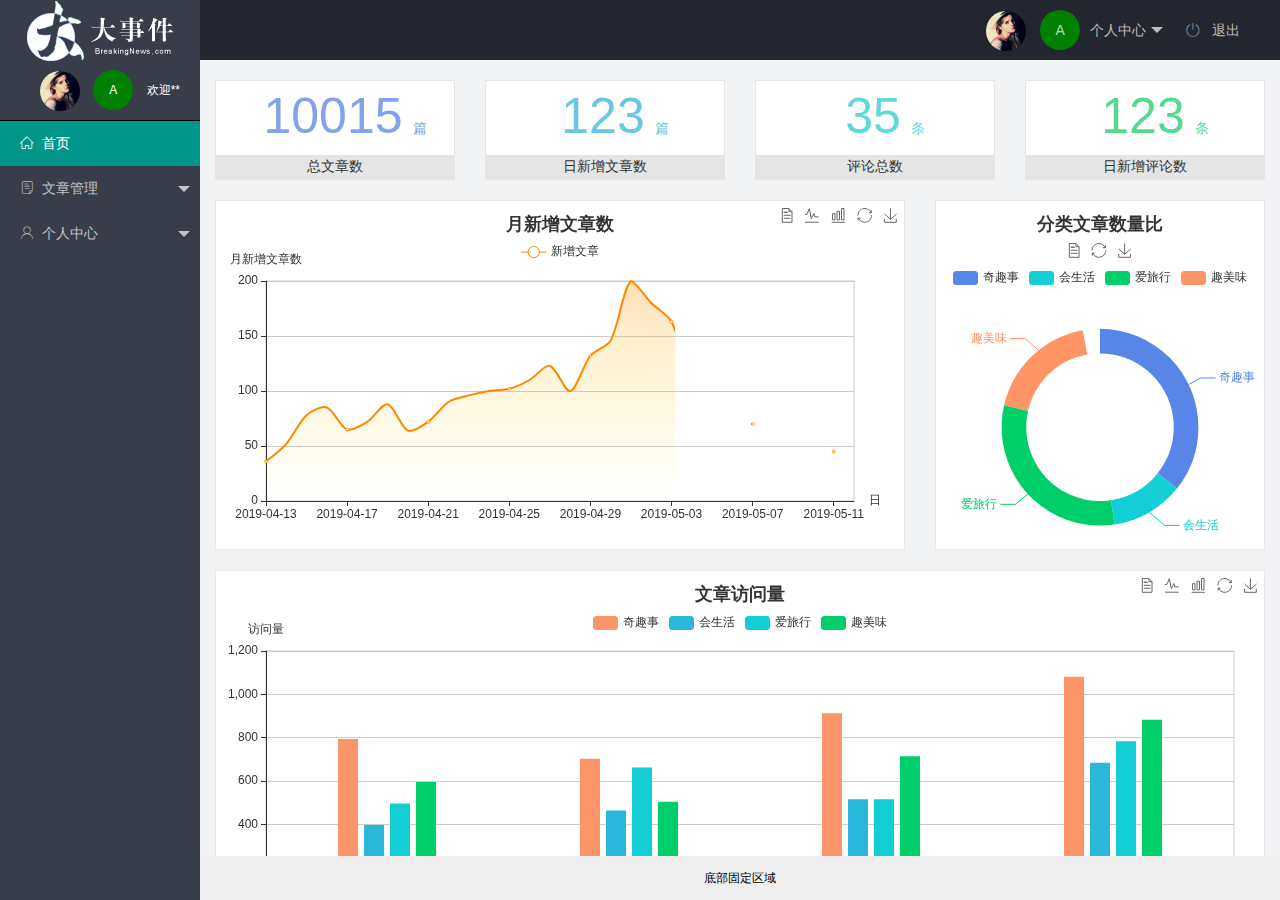
<file: index.html>
<!DOCTYPE html>
<html lang="en">

<head>
    <meta charset="UTF-8">
    <meta name="viewport" content="width=device-width, initial-scale=1.0">
    <meta http-equiv="X-UA-Compatible" content="ie=edge">
    <title>Document</title>
    <link rel="stylesheet" href="assets/fonts/iconfont.css">
    <link rel="stylesheet" href="assets/css/index.css">
    <link rel="stylesheet" href="assets/lib/layui/css/layui.css">
</head>
<body>
    <div class="layui-layout layui-layout-admin">
      <div class="layui-header">
        <div class="layui-logo layui-hide-xs layui-bg-black"><img src="assets/images/logo.png" alt=""></div>
        <!-- 头部区域（可配合layui 已有的水平导航） -->
       
        <ul class="layui-nav layui-layout-right">
          <li class="layui-nav-item layui-hide layui-show-md-inline-block">
            <a href="javascript:;">
             <img src="assets/images/sample.jpg" class="layui-nav-img">
                      <span class="text-avatal">A</span>个人中心
            </a>
            <dl class="layui-nav-child">
                <dd><a href="user/user-info.html" target="fm" style="font-size:15px"> 基本资料</a></dd>
                <dd><a href="user/user-avatar.html" target="fm" style="font-size:15px">更换头像 </a></dd>
                <dd><a href="user/user-pwd.html" target="fm" style="font-size:15px">重置密码</a></dd>
            </dl>
          </li>
          <li class="layui-nav-item" lay-header-event="menuRight" lay-unselect>
            <a href="javascript:;" id="out">
                    <span class="iconfont icon-tuichu
                    "></span>     退出
            </a>
          </li>
        </ul>
      </div>
      
      <div class="layui-side layui-bg-black">
        <div class="layui-side-scroll">
                <div class="head"> 
                        <img src="assets/images/sample.jpg" class="layui-nav-img">
                      <span class="text-avatal">A</span>
                      <span id="welcome">欢迎**</span>
                </div>
          <!-- 左侧导航区域（可配合layui已有的垂直导航） -->
          <ul class="layui-nav layui-nav-tree " lay-shrink="all">
            <li class="layui-nav-item layui-this"><a href="javascript:;" target="fm"><span class="iconfont icon-home
                "></span>首页</a></li>
            <li class="layui-nav-item ">
              <a class="" href="javascript:;"><span class="iconfont icon-16
                "></span>文章管理</a>
              <dl class="layui-nav-child">
                <dd><a href="article/art_cate.html" target="fm"><i class="layui-icon layui-icon-app"></i> 文章类别</a></dd>
                <dd><a href="article/art_list.html"  target="fm" id="list"><i class="layui-icon layui-icon-app"></i> 文章列表</a></dd>
                <dd><a href="article/art_eidt.html"  target="fm" id="edit"><i class="layui-icon layui-icon-app"></i> 发布文章</a></dd>
           
              </dl>
            </li>
            <li class="layui-nav-item">
              <a href="javascript:;"><span class="iconfont icon-user
                "></span>个人中心</a>
              <dl class="layui-nav-child">
                <dd><a href="user/user-info.html" target="fm"><i class="layui-icon layui-icon-app"></i> 基本资料</a></dd>
                <dd><a href="user/user-avatar.html" target="fm"><i class="layui-icon layui-icon-app"></i>更换头像 </a></dd>
                <dd><a href="user/user-pwd.html" target="fm"><i class="layui-icon layui-icon-app"></i> 重置密码</a></dd>

              </dl>
            </li>
            
            
          </ul>
        </div>
      </div>
      
      <div class="layui-body">
        <!-- 内容主体区域 -->
       <iframe src="home/dashboard.html" frameborder="0" name="fm"></iframe>
      </div>
      
      <div class="layui-footer">
        <!-- 底部固定区域 -->
        底部固定区域
      </div>
    </div>
    <script src="assets/lib/jquery.js"> </script>
    <script src="assets/js/baseAPI.js"></script>
    <script src="assets/lib/layui/layui.all.js"></script>
    <script src="assets/js/index.js"> </script>
    </body>

</html>
</file>
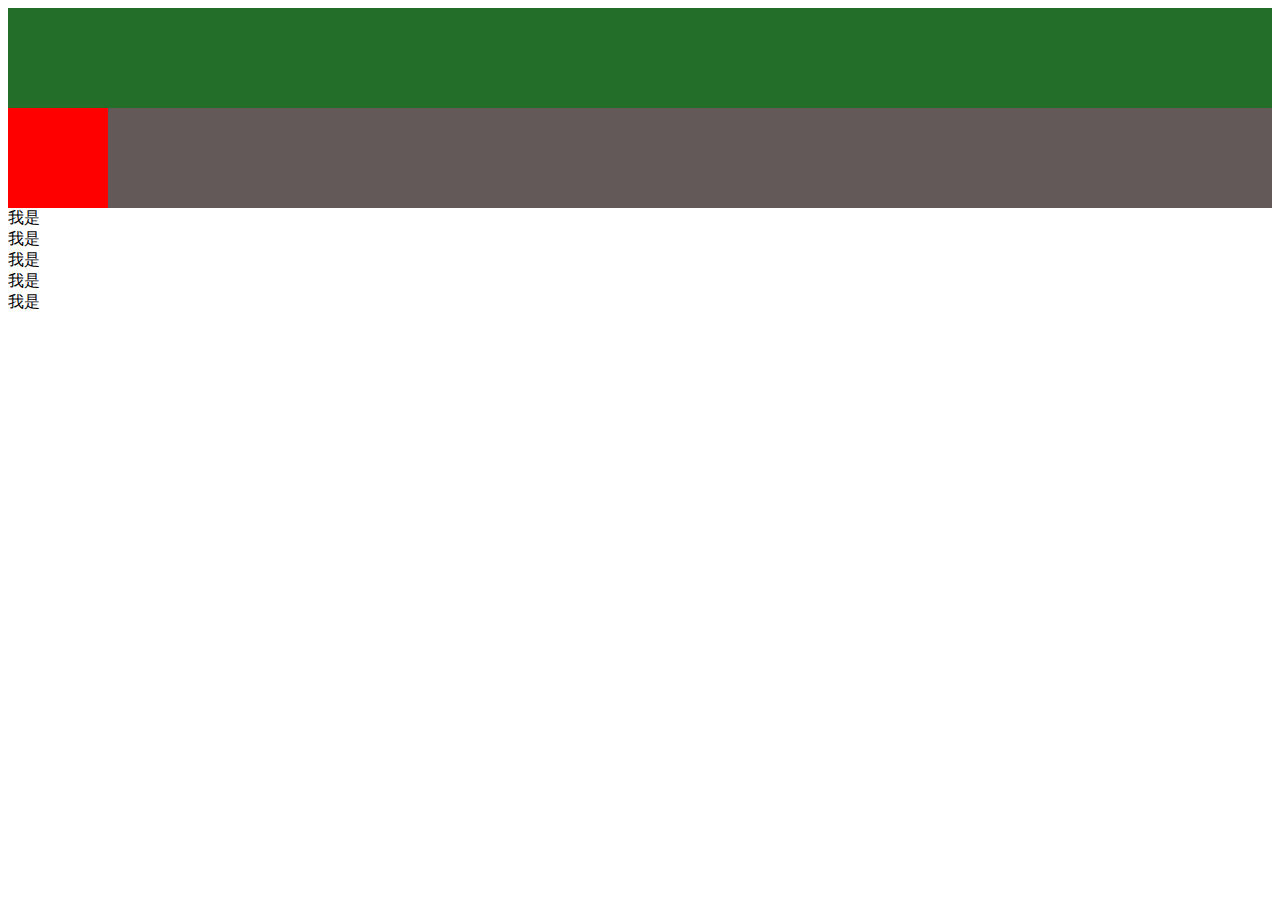
<file: bi.html>
<!DOCTYPE html>
<html lang="en">
<head>
    <meta charset="UTF-8">
    <meta name="viewport" content="width=device-width, initial-scale=1.0">
    <meta http-equiv="X-UA-Compatible" content="ie=edge">
    <title>Document</title>
    <style>
    .sh{
      overflow: hidden;
        background: rgb(99, 89, 89);
    }
 .bi{
     width: 100px;
     height: 100px;
     float: left;
     background: red;
 }
 .ge{
     width: 100%;
     height: 100px;
     background: rgb(35, 110, 40);
 }
    </style>
</head>
<body>
  <div class="sh">

   
    <div class="ge"></div>
    <div class="bi"></div>
  </div>
  <div>我是</div>
  <div>我是</div>
  <div>我是</div>
  <div>我是</div>
  <div>我是</div>
</body>

<script>


</script>

</html>
</file>
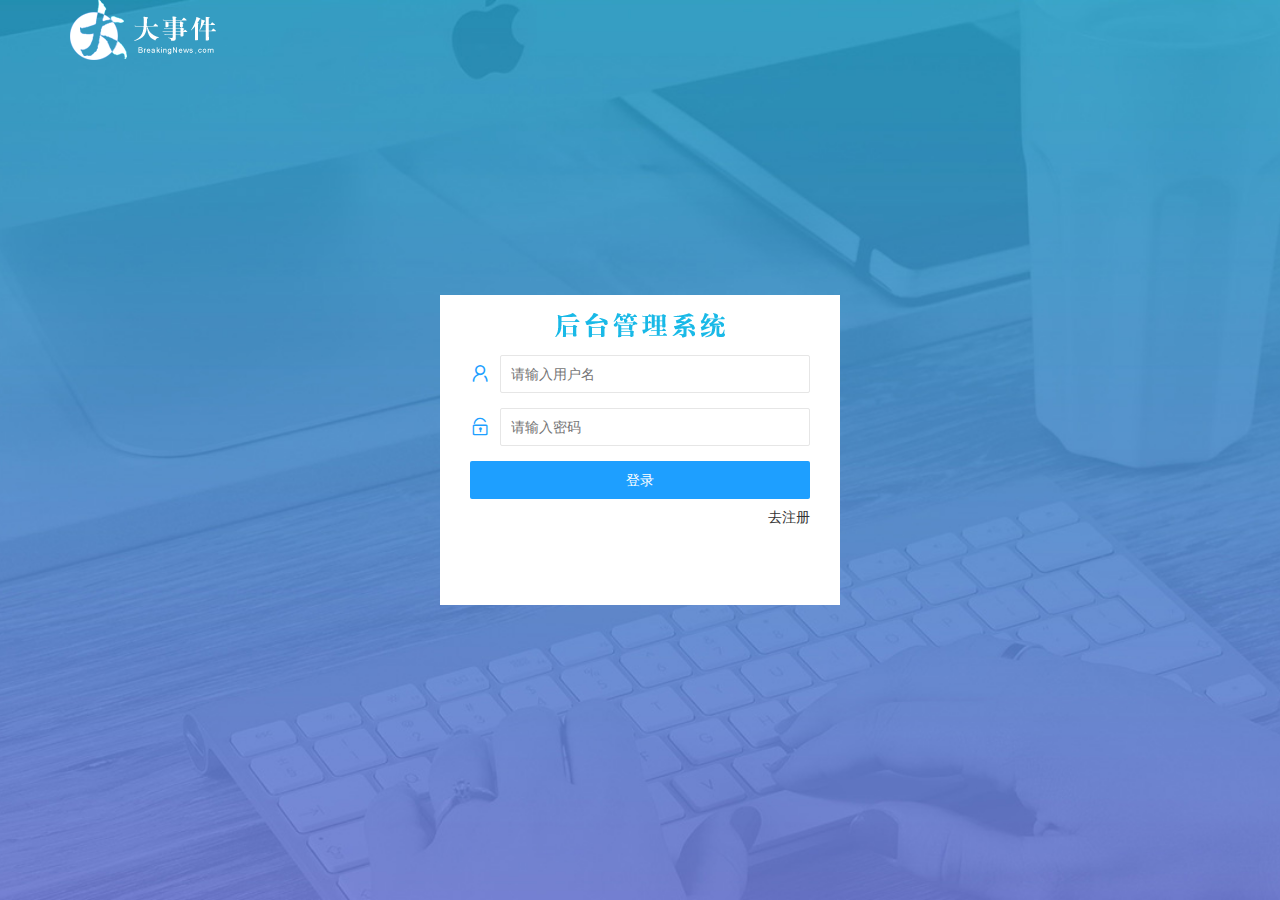
<file: login.html>
<!DOCTYPE html>
<html lang="en">

<head>
    <meta charset="UTF-8">
    <meta name="viewport" content="width=device-width, initial-scale=1.0">
    <meta http-equiv="X-UA-Compatible" content="ie=edge">
    <title>大事件</title>
    <link rel="stylesheet" href="assets/css/login.css">
    <link rel="stylesheet" href="assets/lib/layui/css/layui.css">

</head>

<body>
    <div class="logo-bg layui-main"><img src="assets/images/logo.png" alt=""></div>
    <div class="loginAndRigBox">
        <div class="head"></div>
        <div class="login">
            <!-- 登录表单 -->
            <form class="layui-form login-form" action="" id="login-form">
                <!-- 用户名 -->
                <div class="layui-form-item">
                    <i class="layui-icon layui-icon-username" style="font-size: 20px; color: #1E9FFF;"></i>
                    <input type="text" name="username" required lay-verify="required|username" placeholder="请输入用户名"
                        autocomplete="off" class="layui-input" id="login-username">
                </div>
                <!-- 登录密码 -->
                <div class="layui-form-item">
                    <i class="layui-icon layui-icon-password" style="font-size: 20px; color: #1E9FFF;"></i>
                    <input type="password" name="password" required lay-verify="required|pwd" placeholder="请输入密码"
                        autocomplete="off" class="layui-input" id="login-password">
                </div>
                <button class="layui-btn layui-btn-fluid   layui-btn-normal" lay-submit lay-filter="formDemo">登录</button>

                <a href="javascript:;" id="go-reg">去注册</a>
            </form>

        </div>
        <!-- 注册页面 -->
        <div class="reg">
            <form class="layui-form login-form" action="" id=reg-form>

                <div class="layui-form-item">
                    <i class="layui-icon layui-icon-username" style="font-size: 20px; color: #1E9FFF;"></i>
                    <input type="text" name="username" required lay-verify="required" placeholder="请输入用户名" autocomplete="off"
                        class="layui-input" id="reg-username">
                </div>
                <div class="layui-form-item">
                    <i class="layui-icon layui-icon-password" style="font-size: 20px; color: #1E9FFF;"></i>
                    <input type="password" name="password" required lay-verify="required|pwd" placeholder="请输入密码"
                        autocomplete="off" class="layui-input" id="reg-password">
                </div>
                <div class="layui-form-item">
                    <i class="layui-icon layui-icon-password" style="font-size: 20px; color: #1E9FFF;"></i>
                    <input type="password" name="repassword" required lay-verify="required|pwd|rep" placeholder="请确认密码"
                        autocomplete="off" class="layui-input">
                </div>
                <button class="layui-btn layui-btn-fluid   layui-btn-normal" lay-submit lay-filter="formDemo">注册</button>


                <a href="javascript:;" id="go-login">去登录</a>
            </form>

        </div>

    </div>
    <script src="assets/lib/layui/layui.all.js"></script>
    
    <script src="assets/lib/jquery.js"> </script>
    <script src="assets/js/login.js"> </script>

</body>

</html>
</file>
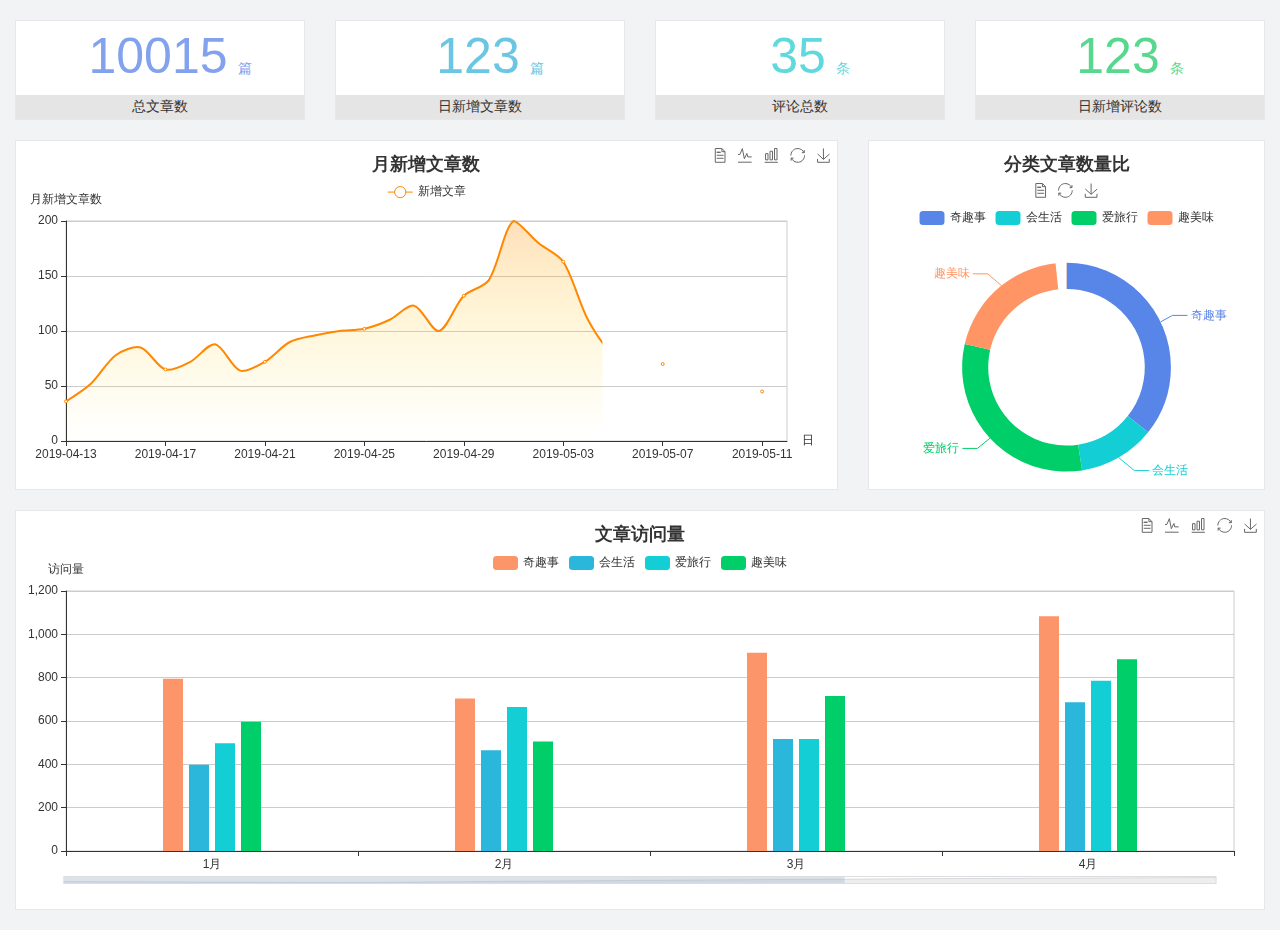
<file: home/dashboard.html>
<!DOCTYPE html>
<html lang="en">

<head>
  <meta charset="UTF-8">
  <meta name="viewport" content="width=device-width, initial-scale=1.0">
  <meta http-equiv="X-UA-Compatible" content="ie=edge">
  <title>图表统计</title>
  <link rel="stylesheet" href="../assets/lib/bootstrap.css" />
  <link rel="stylesheet" href="../assets/lib/main.css" />
  <script src="../assets/lib/jquery.js"></script>
  <script type="text/javascript" src="../assets/lib/echarts.min.js"></script>
</head>

<body>
  <div class="container-fluid">
    <div class="row spannel_list">
      <div class="col-sm-3 col-xs-6">
        <div class="spannel">
          <em>10015</em><span>篇</span>
          <b>总文章数</b>
        </div>
      </div>
      <div class="col-sm-3 col-xs-6">
        <div class="spannel scolor01">
          <em>123</em><span>篇</span>
          <b>日新增文章数</b>
        </div>
      </div>
      <div class="col-sm-3 col-xs-6">
        <div class="spannel scolor02">
          <em>35</em><span>条</span>
          <b>评论总数</b>
        </div>
      </div>
      <div class="col-sm-3 col-xs-6">
        <div class="spannel scolor03">
          <em>123</em><span>条</span>
          <b>日新增评论数</b>
        </div>
      </div>
    </div>
  </div>

  <div class="container-fluid">
    <div class="row curve-pie">
      <div class="col-lg-8 col-md-8">
        <div class="gragh_pannel" id="curve_show"></div>
      </div>
      <div class="col-lg-4 col-md-4">
        <div class="gragh_pannel" id="pie_show"></div>
      </div>
    </div>
  </div>

  <div class="container-fluid">
    <div class="column_pannel" id="column_show"></div>
  </div>

  <script>
    var oChart = echarts.init(document.getElementById('curve_show'));
    var aList_all = [
      { 'count': 36, 'date': '2019-04-13' },
      { 'count': 52, 'date': '2019-04-14' },
      { 'count': 78, 'date': '2019-04-15' },
      { 'count': 85, 'date': '2019-04-16' },
      { 'count': 65, 'date': '2019-04-17' },
      { 'count': 72, 'date': '2019-04-18' },
      { 'count': 88, 'date': '2019-04-19' },
      { 'count': 64, 'date': '2019-04-20' },
      { 'count': 72, 'date': '2019-04-21' },
      { 'count': 90, 'date': '2019-04-22' },
      { 'count': 96, 'date': '2019-04-23' },
      { 'count': 100, 'date': '2019-04-24' },
      { 'count': 102, 'date': '2019-04-25' },
      { 'count': 110, 'date': '2019-04-26' },
      { 'count': 123, 'date': '2019-04-27' },
      { 'count': 100, 'date': '2019-04-28' },
      { 'count': 132, 'date': '2019-04-29' },
      { 'count': 146, 'date': '2019-04-30' },
      { 'count': 200, 'date': '2019-05-01' },
      { 'count': 180, 'date': '2019-05-02' },
      { 'count': 163, 'date': '2019-05-03' },
      { 'count': 110, 'date': '2019-05-04' },
      { 'count': 80, 'date': '2019-05-05' },
      { 'count': 82, 'date': '2019-05-06' },
      { 'count': 70, 'date': '2019-05-07' },
      { 'count': 65, 'date': '2019-05-08' },
      { 'count': 54, 'date': '2019-05-09' },
      { 'count': 40, 'date': '2019-05-10' },
      { 'count': 45, 'date': '2019-05-11' },
      { 'count': 38, 'date': '2019-05-12' },
    ];

    let aCount = [];
    let aDate = [];

    for (var i = 0; i < aList_all.length; i++) {
      aCount.push(aList_all[i].count);
      aDate.push(aList_all[i].date);
    }

    var chartopt = {
      title: {
        text: '月新增文章数',
        left: 'center',
        top: '10'
      },
      tooltip: {
        trigger: 'axis'
      },
      legend: {
        data: ['新增文章'],
        top: '40'
      },
      toolbox: {
        show: true,
        feature: {
          mark: { show: true },
          dataView: { show: true, readOnly: false },
          magicType: { show: true, type: ['line', 'bar'] },
          restore: { show: true },
          saveAsImage: { show: true }
        }
      },
      calculable: true,
      xAxis: [
        {
          name: '日',
          type: 'category',
          boundaryGap: false,
          data: aDate
        }
      ],
      yAxis: [
        {
          name: '月新增文章数',
          type: 'value'
        }
      ],
      series: [
        {
          name: '新增文章',
          type: 'line',
          smooth: true,
          itemStyle: { normal: { areaStyle: { type: 'default' }, color: '#f80' }, lineStyle: { color: '#f80' } },
          data: aCount
        }],
      areaStyle: {
        normal: {
          color: new echarts.graphic.LinearGradient(0, 0, 0, 1, [{
            offset: 0,
            color: 'rgba(255,136,0,0.39)'
          }, {
            offset: .34,
            color: 'rgba(255,180,0,0.25)'
          }, {
            offset: 1,
            color: 'rgba(255,222,0,0.00)'
          }])

        }
      },
      grid: {
        show: true,
        x: 50,
        x2: 50,
        y: 80,
        height: 220
      }
    };

    oChart.setOption(chartopt);


    var oPie = echarts.init(document.getElementById('pie_show'));
    var oPieopt =
    {
      title: {
        top: 10,
        text: '分类文章数量比',
        x: 'center'
      },
      tooltip: {
        trigger: 'item',
        formatter: "{a} <br/>{b} : {c} ({d}%)"
      },
      color: ['#5885e8', '#13cfd5', '#00ce68', '#ff9565'],
      legend: {
        x: 'center',
        top: 65,
        data: ['奇趣事', '会生活', '爱旅行', '趣美味']
      },
      toolbox: {
        show: true,
        x: 'center',
        top: 35,
        feature: {
          mark: { show: true },
          dataView: { show: true, readOnly: false },
          magicType: {
            show: true,
            type: ['pie', 'funnel'],
            option: {
              funnel: {
                x: '25%',
                width: '50%',
                funnelAlign: 'left',
                max: 1548
              }
            }
          },
          restore: { show: true },
          saveAsImage: { show: true }
        }
      },
      calculable: true,
      series: [
        {
          name: '访问来源',
          type: 'pie',
          radius: ['45%', '60%'],
          center: ['50%', '65%'],
          data: [
            { value: 300, name: '奇趣事' },
            { value: 100, name: '会生活' },
            { value: 260, name: '爱旅行' },
            { value: 180, name: '趣美味' }
          ]
        }
      ]
    };
    oPie.setOption(oPieopt);



    var oColumn = this.echarts.init(document.getElementById('column_show'));
    var oColumnopt =
    {
      title: {
        text: '文章访问量',
        left: 'center',
        top: '10'
      },
      tooltip: {
        trigger: 'axis'
      },
      legend: {
        data: ['奇趣事', '会生活', '爱旅行', '趣美味'],
        top: '40'
      },
      toolbox: {
        show: true,
        feature: {
          mark: { show: true },
          dataView: { show: true, readOnly: false },
          magicType: { show: true, type: ['line', 'bar'] },
          restore: { show: true },
          saveAsImage: { show: true }
        }
      },
      calculable: true,
      xAxis: [
        {
          type: 'category',
          data: ['1月', '2月', '3月', '4月', '5月']
        }
      ],
      yAxis: [
        {
          name: '访问量',
          type: 'value'
        }
      ],
      series: [
        {
          name: '奇趣事',
          type: 'bar',
          barWidth: 20,
          itemStyle: {
            normal: { areaStyle: { type: 'default' }, color: '#fd956a' }
          },
          data: [800, 708, 920, 1090, 1200]
        },
        {
          name: '会生活',
          type: 'bar',
          barWidth: 20,
          itemStyle: {
            normal: { areaStyle: { type: 'default' }, color: '#2bb6db' }
          },
          data: [400, 468, 520, 690, 800]
        },
        {
          name: '爱旅行',
          type: 'bar',
          barWidth: 20,
          itemStyle: {
            normal: { areaStyle: { type: 'default' }, color: '#13cfd5' }
          },
          data: [500, 668, 520, 790, 900]
        },
        {
          name: '趣美味',
          type: 'bar',
          barWidth: 20,
          itemStyle: {
            normal: { areaStyle: { type: 'default' }, color: '#00ce68' }
          },
          data: [600, 508, 720, 890, 1000]
        }
      ],
      grid: {
        show: true,
        x: 50,
        x2: 30,
        y: 80,
        height: 260
      },
      dataZoom: [//给x轴设置滚动条
        {
          start: 0,//默认为0
          end: 100 - 1000 / 31,//默认为100
          type: 'slider',
          show: true,
          xAxisIndex: [0],
          handleSize: 0,//滑动条的 左右2个滑动条的大小
          height: 8,//组件高度
          left: 45, //左边的距离
          right: 50,//右边的距离
          bottom: 26,//右边的距离
          handleColor: '#ddd',//h滑动图标的颜色
          handleStyle: {
            borderColor: "#cacaca",
            borderWidth: "1",
            shadowBlur: 2,
            background: "#ddd",
            shadowColor: "#ddd",
          }
        }]
    };
    oColumn.setOption(oColumnopt);
  </script>
</body>

</html>
</file>
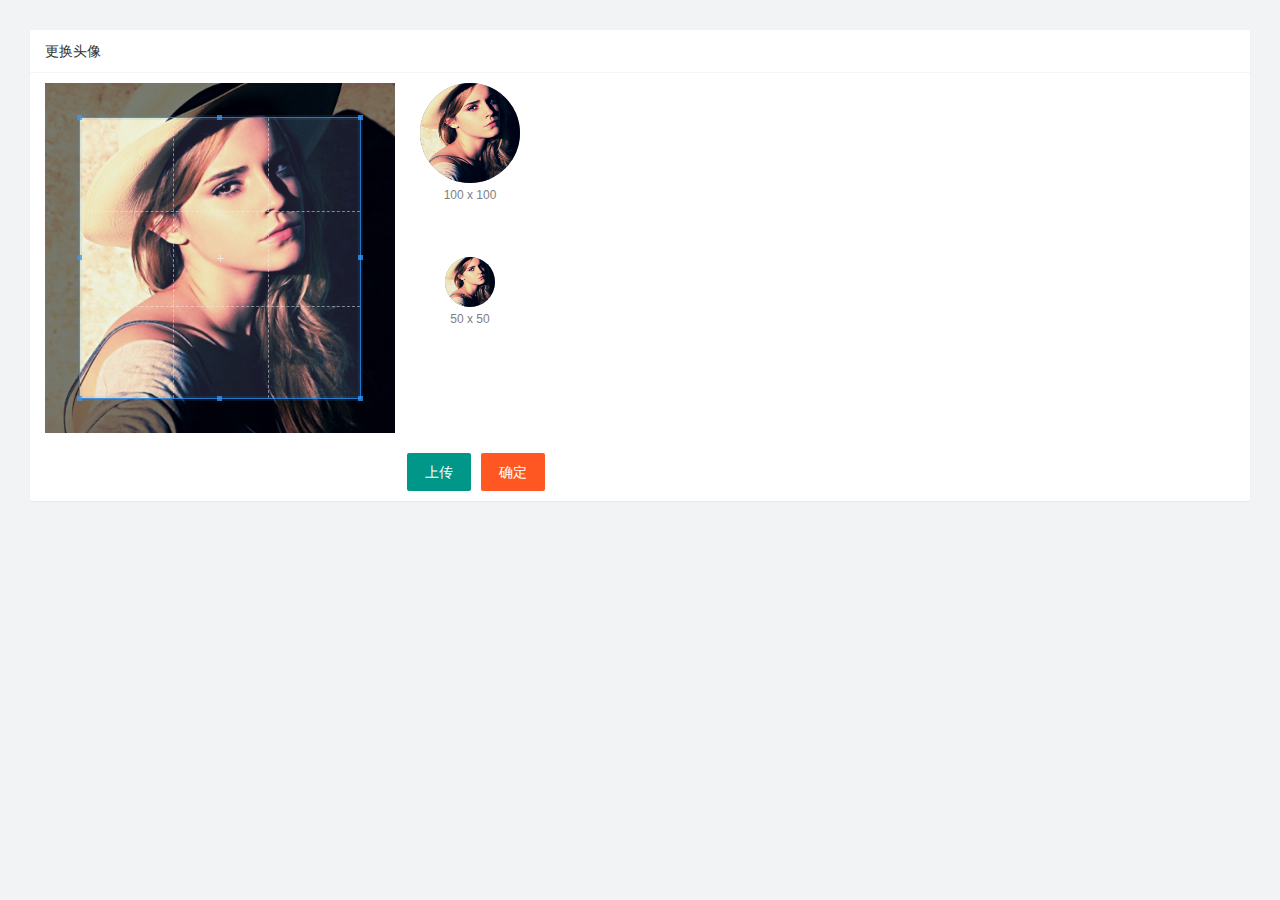
<file: user/user-avatar.html>
<html lang="en">
  <head>
    <meta charset="UTF-8" />
    <meta name="viewport" content="width=device-width, initial-scale=1.0" />
    <title>Document</title>
    <link rel="stylesheet" href="../assets/lib/layui/css/layui.css" />
    <link rel="stylesheet" href="../assets/css/user/user-avatar.css" />
    <link rel="stylesheet" href="../assets/lib/cropper/cropper.css" />
  </head>
  <body>
    <!-- 卡片区域 -->
    <div class="layui-card">
      <div class="layui-card-header">更换头像</div>
      <div class="layui-card-body">
         <!-- 第一行的图片裁剪和预览区域 -->
  <div class="row1">
    <!-- 图片裁剪区域 -->
    <div class="cropper-box">
      <!-- 这个 img 标签很重要，将来会把它初始化为裁剪区域 -->
      <img id="image" src="/assets/images/sample.jpg" />
    </div>
    <!-- 图片的预览区域 -->
    <div class="preview-box">
      <div>
        <!-- 宽高为 100px 的预览区域 -->
        <div class="img-preview w100"></div>
        <p class="size">100 x 100</p>
      </div>
      <div>
        <!-- 宽高为 50px 的预览区域 -->
        <div class="img-preview w50"></div>
        <p class="size">50 x 50</p>
      </div>
    </div>
  </div>

  <!-- 第二行的按钮区域 -->
  <div class="row2">
      <input type="file" id="file"  accept="images/png,images/jpeg">
    <button type="button" class="layui-btn" id="upload">上传</button>
    <button type="button" id="btnUpload" class="layui-btn layui-btn-danger">确定</button>
  </div>
      </div>
    </div>
    <script src="/assets/lib/jquery.js"></script>
<script src="/assets/lib/cropper/Cropper.js"></script>
<script src="/assets/lib/cropper/jquery-cropper.js"></script>
<script src="../assets/lib/layui/layui.all.js"></script>
<script src="../assets/js/baseAPI.js"></script>
<script src="../assets/js/user/user-avatar.js"></script>
  </body>
  
</html>
</file>
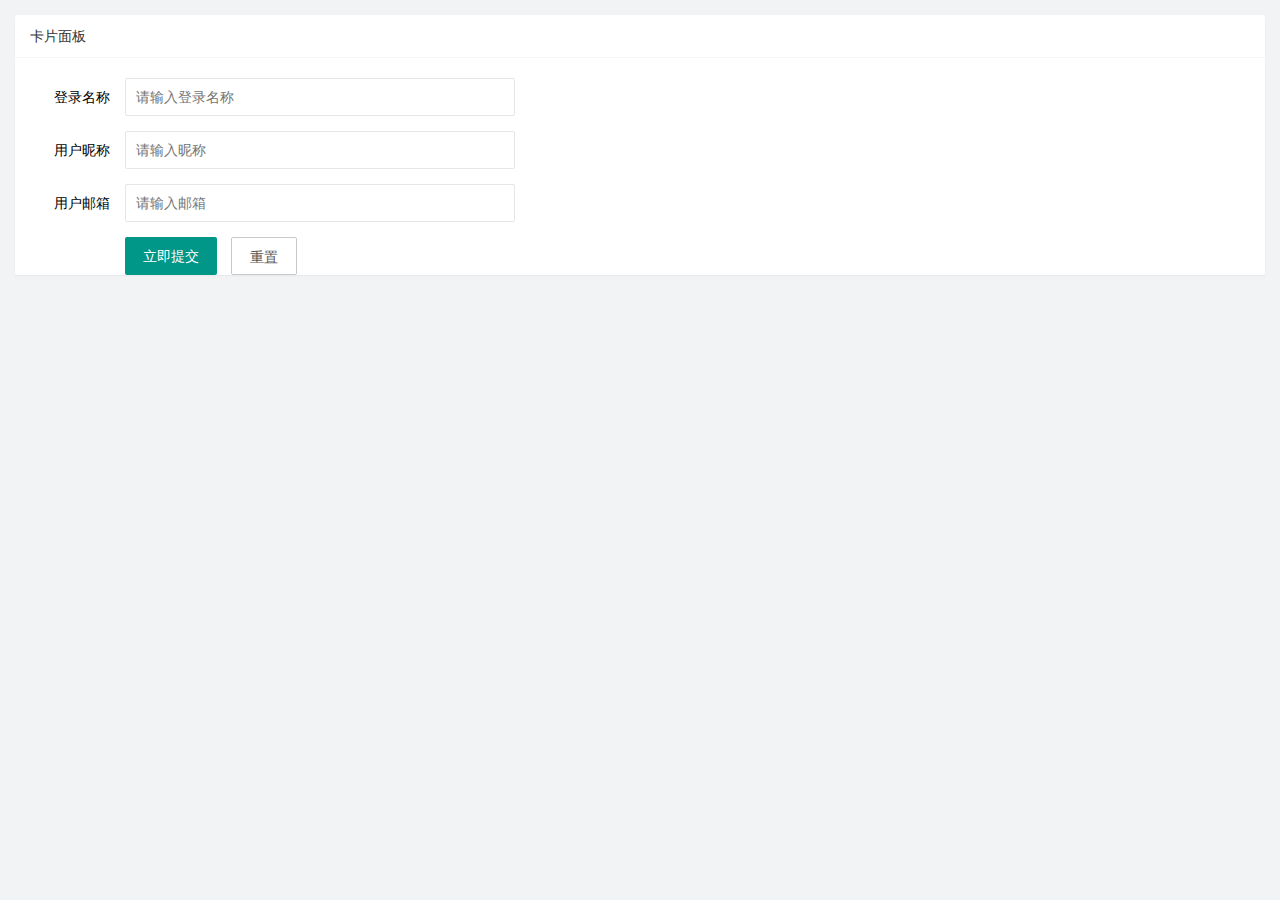
<file: user/user-info.html>
<!DOCTYPE html>
<html lang="en">

<head>
    <meta charset="UTF-8">
    <meta name="viewport" content="width=device-width, initial-scale=1.0">
    <meta http-equiv="X-UA-Compatible" content="ie=edge">
    <title>Document</title>
    <link rel="stylesheet" href="../assets/lib/layui/css/layui.css">
    <link rel="stylesheet" href="../assets/css/user/user.css">

</head>

<body>
    <div class="layui-card">
        <div class="layui-card-header">卡片面板</div>
        <div class="layui-card-body">
        </div>
        <form class="layui-form" lay-filter="form-user-info" >
            <input type="hidden" name="id">
            <div class="layui-form-item">
                <label class="layui-form-label">登录名称</label>
                <div class="layui-input-block">
                    <input type="text" name="username" required lay-verify="required" placeholder="请输入登录名称" autocomplete="off" 
                        class="layui-input" readonly >
                </div>
            </div>
            <div class="layui-form-item">
                    <label class="layui-form-label">用户昵称</label>
                    <div class="layui-input-block">
                        <input type="text" name="nickname" required lay-verify="required|username" placeholder="请输入昵称" autocomplete="off"
                            class="layui-input" lay-verify="required|username">
                    </div>
                </div>
                <div class="layui-form-item">
                        <label class="layui-form-label">用户邮箱</label>
                        <div class="layui-input-block">
                            <input type="text" name="email" required lay-verify="required" placeholder="请输入邮箱" autocomplete="off"
                                class="layui-input" lay-verify="required|email">
                        </div>
                    </div>
                    <div class="layui-form-item">
                            <div class="layui-input-block">
                              <button class="layui-btn" lay-submit lay-filter="formDemo" id="post">立即提交</button>
                              <button type="reset" class="layui-btn layui-btn-primary">重置</button>
                            </div>
                          </div>
        </form>
    </div>


    <script src="../assets/lib/layui/layui.all.js"></script>
    <script src="../assets/lib/jquery.js"> </script>
    <script src="../assets/js/baseAPI.js"></script>
    <script src="../assets/js/user/user-info.js"> </script>
    
</body>

</html>
</file>
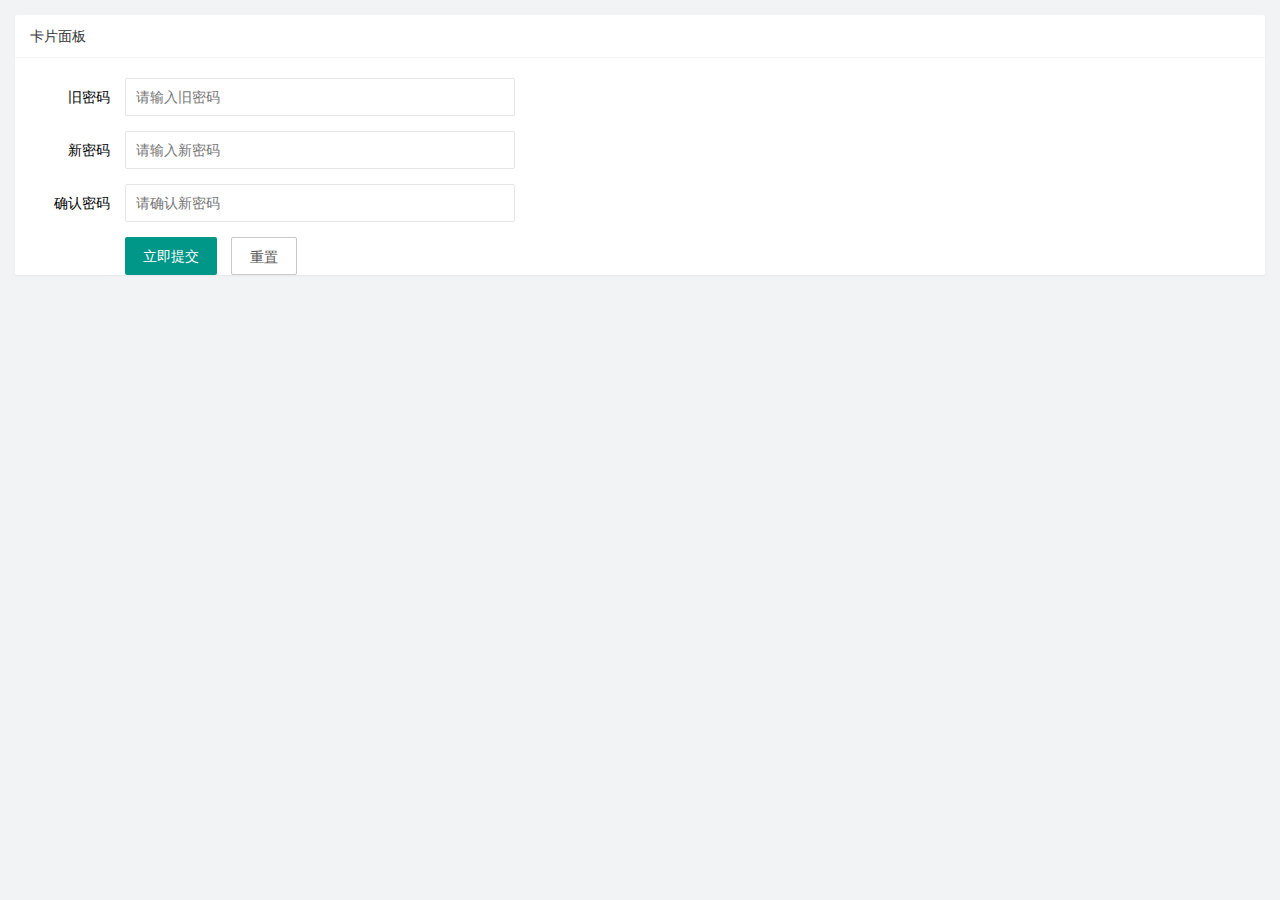
<file: user/user-pwd.html>
<!DOCTYPE html>
<html lang="en">

<head>
    <meta charset="UTF-8">
    <meta name="viewport" content="width=device-width, initial-scale=1.0">
    <meta http-equiv="X-UA-Compatible" content="ie=edge">
    <title>Document</title>
    <link rel="stylesheet" href="../assets/lib/layui/css/layui.css">
    <link rel="stylesheet" href="../assets/css/user/user-pwd.css">

</head>

<body>
    <div class="layui-card">
        <div class="layui-card-header">卡片面板</div>
        <div class="layui-card-body">
        </div>
        <form class="layui-form" lay-filter="form-user-info" >
            <input type="hidden" name="id">
            <div class="layui-form-item">
                <label class="layui-form-label">旧密码</label>
                <div class="layui-input-block">
                    <input type="password"name="oldPwd" required lay-verify="required|pass" placeholder="请输入旧密码" autocomplete="off" 
                        class="layui-input" id="oldPwd">
                </div>
            </div>
            <div class="layui-form-item">
                    <label class="layui-form-label">新密码</label>
                    <div class="layui-input-block">
                        <input type="password" name="newPwd" required  placeholder="请输入新密码" autocomplete="off"
                            class="layui-input" lay-verify="required|pass|samePwd" id="newPwd">
                    </div>
                </div>
                <div class="layui-form-item">
                    <label class="layui-form-label">确认密码</label>
                    <div class="layui-input-block">
                        <input type="password" name="rePwd" required  placeholder="请确认新密码" autocomplete="off"
                            class="layui-input" lay-verify="required|pass|rePwd" >
                    </div>
                </div>
               
                    <div class="layui-form-item">
                            <div class="layui-input-block">
                              <button class="layui-btn" lay-submit lay-filter="formDemo" id="post">立即提交</button>
                              <button type="reset" class="layui-btn layui-btn-primary">重置</button>
                            </div>
                          </div>
        </form>
    </div>


    <script src="../assets/lib/layui/layui.all.js"></script>
    <script src="../assets/lib/jquery.js"> </script>
    <script src="../assets/js/baseAPI.js"></script>
    <script src="../assets/js/user/user-pwd.js"> </script>
    
</body>

</html>
</file>
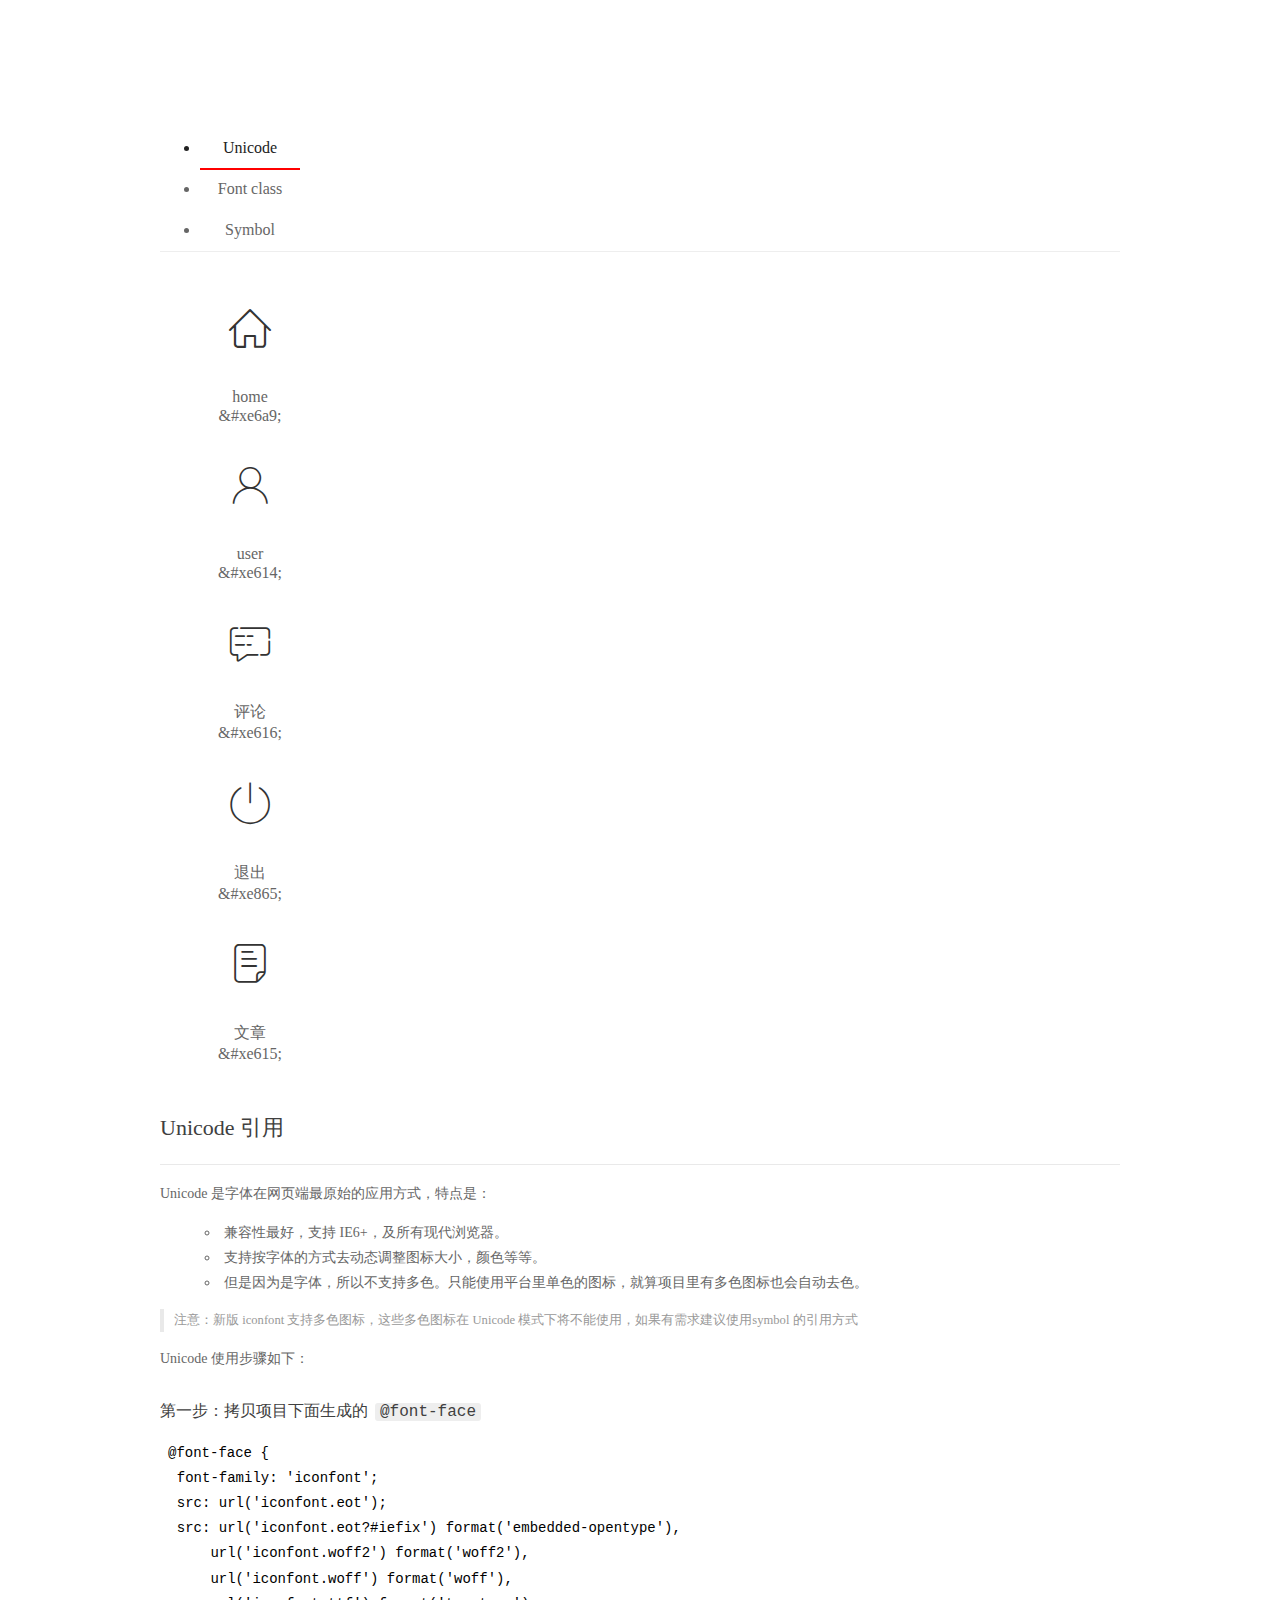
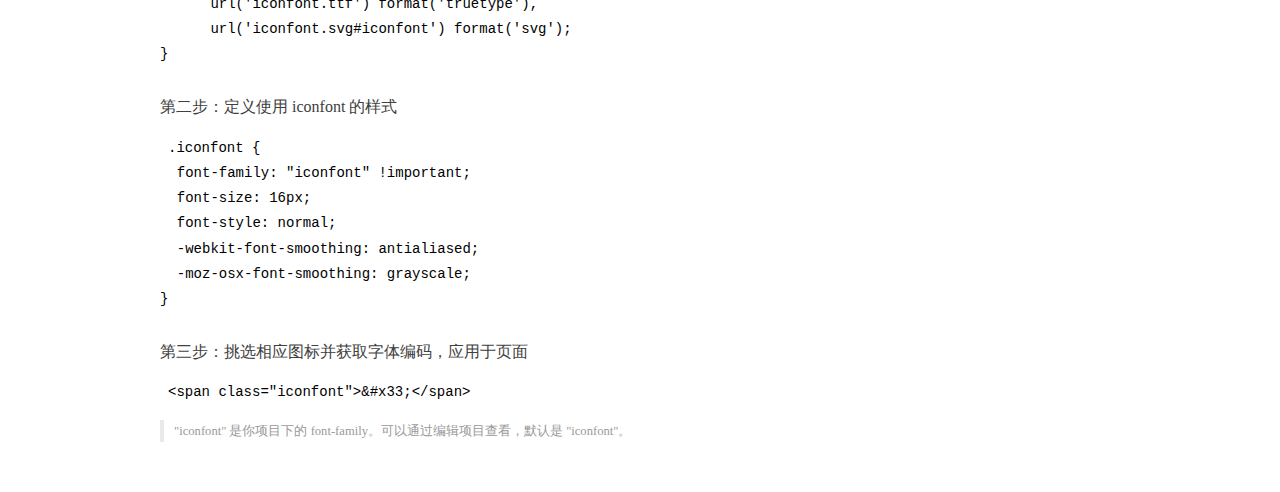
<file: assets/fonts/demo_index.html>
<!DOCTYPE html>
<html>
<head>
  <meta charset="utf-8"/>
  <title>IconFont Demo</title>
  <link rel="shortcut icon" href="https://gtms04.alicdn.com/tps/i4/TB1_oz6GVXXXXaFXpXXJDFnIXXX-64-64.ico" type="image/x-icon"/>
  <link rel="stylesheet" href="https://g.alicdn.com/thx/cube/1.3.2/cube.min.css">
  <link rel="stylesheet" href="demo.css">
  <link rel="stylesheet" href="iconfont.css">
  <script src="iconfont.js"></script>
  <!-- jQuery -->
  <script src="https://a1.alicdn.com/oss/uploads/2018/12/26/7bfddb60-08e8-11e9-9b04-53e73bb6408b.js"></script>
  <!-- 代码高亮 -->
  <script src="https://a1.alicdn.com/oss/uploads/2018/12/26/a3f714d0-08e6-11e9-8a15-ebf944d7534c.js"></script>
</head>
<body>
  <div class="main">
    <h1 class="logo"><a href="https://www.iconfont.cn/" title="iconfont 首页" target="_blank">&#xe86b;</a></h1>
    <div class="nav-tabs">
      <ul id="tabs" class="dib-box">
        <li class="dib active"><span>Unicode</span></li>
        <li class="dib"><span>Font class</span></li>
        <li class="dib"><span>Symbol</span></li>
      </ul>
      
    </div>
    <div class="tab-container">
      <div class="content unicode" style="display: block;">
          <ul class="icon_lists dib-box">
          
            <li class="dib">
              <span class="icon iconfont">&#xe6a9;</span>
                <div class="name">home</div>
                <div class="code-name">&amp;#xe6a9;</div>
              </li>
          
            <li class="dib">
              <span class="icon iconfont">&#xe614;</span>
                <div class="name">user</div>
                <div class="code-name">&amp;#xe614;</div>
              </li>
          
            <li class="dib">
              <span class="icon iconfont">&#xe616;</span>
                <div class="name">评论</div>
                <div class="code-name">&amp;#xe616;</div>
              </li>
          
            <li class="dib">
              <span class="icon iconfont">&#xe865;</span>
                <div class="name">退出</div>
                <div class="code-name">&amp;#xe865;</div>
              </li>
          
            <li class="dib">
              <span class="icon iconfont">&#xe615;</span>
                <div class="name">文章</div>
                <div class="code-name">&amp;#xe615;</div>
              </li>
          
          </ul>
          <div class="article markdown">
          <h2 id="unicode-">Unicode 引用</h2>
          <hr>

          <p>Unicode 是字体在网页端最原始的应用方式，特点是：</p>
          <ul>
            <li>兼容性最好，支持 IE6+，及所有现代浏览器。</li>
            <li>支持按字体的方式去动态调整图标大小，颜色等等。</li>
            <li>但是因为是字体，所以不支持多色。只能使用平台里单色的图标，就算项目里有多色图标也会自动去色。</li>
          </ul>
          <blockquote>
            <p>注意：新版 iconfont 支持多色图标，这些多色图标在 Unicode 模式下将不能使用，如果有需求建议使用symbol 的引用方式</p>
          </blockquote>
          <p>Unicode 使用步骤如下：</p>
          <h3 id="-font-face">第一步：拷贝项目下面生成的 <code>@font-face</code></h3>
<pre><code class="language-css"
>@font-face {
  font-family: 'iconfont';
  src: url('iconfont.eot');
  src: url('iconfont.eot?#iefix') format('embedded-opentype'),
      url('iconfont.woff2') format('woff2'),
      url('iconfont.woff') format('woff'),
      url('iconfont.ttf') format('truetype'),
      url('iconfont.svg#iconfont') format('svg');
}
</code></pre>
          <h3 id="-iconfont-">第二步：定义使用 iconfont 的样式</h3>
<pre><code class="language-css"
>.iconfont {
  font-family: "iconfont" !important;
  font-size: 16px;
  font-style: normal;
  -webkit-font-smoothing: antialiased;
  -moz-osx-font-smoothing: grayscale;
}
</code></pre>
          <h3 id="-">第三步：挑选相应图标并获取字体编码，应用于页面</h3>
<pre>
<code class="language-html"
>&lt;span class="iconfont"&gt;&amp;#x33;&lt;/span&gt;
</code></pre>
          <blockquote>
            <p>"iconfont" 是你项目下的 font-family。可以通过编辑项目查看，默认是 "iconfont"。</p>
          </blockquote>
          </div>
      </div>
      <div class="content font-class">
        <ul class="icon_lists dib-box">
          
          <li class="dib">
            <span class="icon iconfont icon-home"></span>
            <div class="name">
              home
            </div>
            <div class="code-name">.icon-home
            </div>
          </li>
          
          <li class="dib">
            <span class="icon iconfont icon-user"></span>
            <div class="name">
              user
            </div>
            <div class="code-name">.icon-user
            </div>
          </li>
          
          <li class="dib">
            <span class="icon iconfont icon-pinglun"></span>
            <div class="name">
              评论
            </div>
            <div class="code-name">.icon-pinglun
            </div>
          </li>
          
          <li class="dib">
            <span class="icon iconfont icon-tuichu"></span>
            <div class="name">
              退出
            </div>
            <div class="code-name">.icon-tuichu
            </div>
          </li>
          
          <li class="dib">
            <span class="icon iconfont icon-16"></span>
            <div class="name">
              文章
            </div>
            <div class="code-name">.icon-16
            </div>
          </li>
          
        </ul>
        <div class="article markdown">
        <h2 id="font-class-">font-class 引用</h2>
        <hr>

        <p>font-class 是 Unicode 使用方式的一种变种，主要是解决 Unicode 书写不直观，语意不明确的问题。</p>
        <p>与 Unicode 使用方式相比，具有如下特点：</p>
        <ul>
          <li>兼容性良好，支持 IE8+，及所有现代浏览器。</li>
          <li>相比于 Unicode 语意明确，书写更直观。可以很容易分辨这个 icon 是什么。</li>
          <li>因为使用 class 来定义图标，所以当要替换图标时，只需要修改 class 里面的 Unicode 引用。</li>
          <li>不过因为本质上还是使用的字体，所以多色图标还是不支持的。</li>
        </ul>
        <p>使用步骤如下：</p>
        <h3 id="-fontclass-">第一步：引入项目下面生成的 fontclass 代码：</h3>
<pre><code class="language-html">&lt;link rel="stylesheet" href="./iconfont.css"&gt;
</code></pre>
        <h3 id="-">第二步：挑选相应图标并获取类名，应用于页面：</h3>
<pre><code class="language-html">&lt;span class="iconfont icon-xxx"&gt;&lt;/span&gt;
</code></pre>
        <blockquote>
          <p>"
            iconfont" 是你项目下的 font-family。可以通过编辑项目查看，默认是 "iconfont"。</p>
        </blockquote>
      </div>
      </div>
      <div class="content symbol">
          <ul class="icon_lists dib-box">
          
            <li class="dib">
                <svg class="icon svg-icon" aria-hidden="true">
                  <use xlink:href="#icon-home"></use>
                </svg>
                <div class="name">home</div>
                <div class="code-name">#icon-home</div>
            </li>
          
            <li class="dib">
                <svg class="icon svg-icon" aria-hidden="true">
                  <use xlink:href="#icon-user"></use>
                </svg>
                <div class="name">user</div>
                <div class="code-name">#icon-user</div>
            </li>
          
            <li class="dib">
                <svg class="icon svg-icon" aria-hidden="true">
                  <use xlink:href="#icon-pinglun"></use>
                </svg>
                <div class="name">评论</div>
                <div class="code-name">#icon-pinglun</div>
            </li>
          
            <li class="dib">
                <svg class="icon svg-icon" aria-hidden="true">
                  <use xlink:href="#icon-tuichu"></use>
                </svg>
                <div class="name">退出</div>
                <div class="code-name">#icon-tuichu</div>
            </li>
          
            <li class="dib">
                <svg class="icon svg-icon" aria-hidden="true">
                  <use xlink:href="#icon-16"></use>
                </svg>
                <div class="name">文章</div>
                <div class="code-name">#icon-16</div>
            </li>
          
          </ul>
          <div class="article markdown">
          <h2 id="symbol-">Symbol 引用</h2>
          <hr>

          <p>这是一种全新的使用方式，应该说这才是未来的主流，也是平台目前推荐的用法。相关介绍可以参考这篇<a href="">文章</a>
            这种用法其实是做了一个 SVG 的集合，与另外两种相比具有如下特点：</p>
          <ul>
            <li>支持多色图标了，不再受单色限制。</li>
            <li>通过一些技巧，支持像字体那样，通过 <code>font-size</code>, <code>color</code> 来调整样式。</li>
            <li>兼容性较差，支持 IE9+，及现代浏览器。</li>
            <li>浏览器渲染 SVG 的性能一般，还不如 png。</li>
          </ul>
          <p>使用步骤如下：</p>
          <h3 id="-symbol-">第一步：引入项目下面生成的 symbol 代码：</h3>
<pre><code class="language-html">&lt;script src="./iconfont.js"&gt;&lt;/script&gt;
</code></pre>
          <h3 id="-css-">第二步：加入通用 CSS 代码（引入一次就行）：</h3>
<pre><code class="language-html">&lt;style&gt;
.icon {
  width: 1em;
  height: 1em;
  vertical-align: -0.15em;
  fill: currentColor;
  overflow: hidden;
}
&lt;/style&gt;
</code></pre>
          <h3 id="-">第三步：挑选相应图标并获取类名，应用于页面：</h3>
<pre><code class="language-html">&lt;svg class="icon" aria-hidden="true"&gt;
  &lt;use xlink:href="#icon-xxx"&gt;&lt;/use&gt;
&lt;/svg&gt;
</code></pre>
          </div>
      </div>

    </div>
  </div>
  <script>
  $(document).ready(function () {
      $('.tab-container .content:first').show()

      $('#tabs li').click(function (e) {
        var tabContent = $('.tab-container .content')
        var index = $(this).index()

        if ($(this).hasClass('active')) {
          return
        } else {
          $('#tabs li').removeClass('active')
          $(this).addClass('active')

          tabContent.hide().eq(index).fadeIn()
        }
      })
    })
  </script>
</body>
</html>
</file>
<file: assets/fonts/iconfont.css>
@font-face {font-family: "iconfont";
  src: url('iconfont.eot?t=1576139966484'); /* IE9 */
  src: url('iconfont.eot?t=1576139966484#iefix') format('embedded-opentype'), /* IE6-IE8 */
  url('[data-uri]') format('woff2'),
  url('iconfont.woff?t=1576139966484') format('woff'),
  url('iconfont.ttf?t=1576139966484') format('truetype'), /* chrome, firefox, opera, Safari, Android, iOS 4.2+ */
  url('iconfont.svg?t=1576139966484#iconfont') format('svg'); /* iOS 4.1- */
}

.iconfont {
  font-family: "iconfont" !important;
  font-size: 16px;
  font-style: normal;
  -webkit-font-smoothing: antialiased;
  -moz-osx-font-smoothing: grayscale;
}

.icon-home:before {
  content: "\e6a9";
}

.icon-user:before {
  content: "\e614";
}

.icon-pinglun:before {
  content: "\e616";
}

.icon-tuichu:before {
  content: "\e865";
}

.icon-16:before {
  content: "\e615";
}
</file>
<file: assets/css/index.css>
.layui-footer {
  text-align: center;
  font-size: 12px;
}
.layui-icon{
    margin-right: 8px;
    margin-left: 20px;
}
.iconfont{
    margin-right: 8px;
}
.head {
    height: 60px;
    line-height: 60px;
    text-align: center;
    font-size: 12px;
    user-select: none;
    border-bottom: 1px solid black;
}
.text-avatal{
    display: inline-block;
    width: 40px;
    height: 40px;
    border-radius: 50%;
    background: green;
    text-align: center;
    line-height: 40px;
    margin-right: 10px;
}
.layui-nav-img{
    width: 40px!important;
    height: 40px!important;
}
iframe{
    width: 100%;
    height: 100%;
}
.layui-body{
overflow: hidden!important;
}
</file>
<file: assets/lib/layui/css/layui.css>
/** layui-v2.5.5 MIT License By https://www.layui.com */
 .layui-inline,img{display:inline-block;vertical-align:middle}h1,h2,h3,h4,h5,h6{font-weight:400}.layui-edge,.layui-header,.layui-inline,.layui-main{position:relative}.layui-body,.layui-edge,.layui-elip{overflow:hidden}.layui-btn,.layui-edge,.layui-inline,img{vertical-align:middle}.layui-btn,.layui-disabled,.layui-icon,.layui-unselect{-moz-user-select:none;-webkit-user-select:none;-ms-user-select:none}.layui-elip,.layui-form-checkbox span,.layui-form-pane .layui-form-label{text-overflow:ellipsis;white-space:nowrap}.layui-breadcrumb,.layui-tree-btnGroup{visibility:hidden}blockquote,body,button,dd,div,dl,dt,form,h1,h2,h3,h4,h5,h6,input,li,ol,p,pre,td,textarea,th,ul{margin:0;padding:0;-webkit-tap-highlight-color:rgba(0,0,0,0)}a:active,a:hover{outline:0}img{border:none}li{list-style:none}table{border-collapse:collapse;border-spacing:0}h4,h5,h6{font-size:100%}button,input,optgroup,option,select,textarea{font-family:inherit;font-size:inherit;font-style:inherit;font-weight:inherit;outline:0}pre{white-space:pre-wrap;white-space:-moz-pre-wrap;white-space:-pre-wrap;white-space:-o-pre-wrap;word-wrap:break-word}body{line-height:24px;font:14px Helvetica Neue,Helvetica,PingFang SC,Tahoma,Arial,sans-serif}hr{height:1px;margin:10px 0;border:0;clear:both}a{color:#333;text-decoration:none}a:hover{color:#777}a cite{font-style:normal;*cursor:pointer}.layui-border-box,.layui-border-box *{box-sizing:border-box}.layui-box,.layui-box *{box-sizing:content-box}.layui-clear{clear:both;*zoom:1}.layui-clear:after{content:'\20';clear:both;*zoom:1;display:block;height:0}.layui-inline{*display:inline;*zoom:1}.layui-edge{display:inline-block;width:0;height:0;border-width:6px;border-style:dashed;border-color:transparent}.layui-edge-top{top:-4px;border-bottom-color:#999;border-bottom-style:solid}.layui-edge-right{border-left-color:#999;border-left-style:solid}.layui-edge-bottom{top:2px;border-top-color:#999;border-top-style:solid}.layui-edge-left{border-right-color:#999;border-right-style:solid}.layui-disabled,.layui-disabled:hover{color:#d2d2d2!important;cursor:not-allowed!important}.layui-circle{border-radius:100%}.layui-show{display:block!important}.layui-hide{display:none!important}@font-face{font-family:layui-icon;src:url(../font/iconfont.eot?v=250);src:url(../font/iconfont.eot?v=250#iefix) format('embedded-opentype'),url(../font/iconfont.woff2?v=250) format('woff2'),url(../font/iconfont.woff?v=250) format('woff'),url(../font/iconfont.ttf?v=250) format('truetype'),url(../font/iconfont.svg?v=250#layui-icon) format('svg')}.layui-icon{font-family:layui-icon!important;font-size:16px;font-style:normal;-webkit-font-smoothing:antialiased;-moz-osx-font-smoothing:grayscale}.layui-icon-reply-fill:before{content:"\e611"}.layui-icon-set-fill:before{content:"\e614"}.layui-icon-menu-fill:before{content:"\e60f"}.layui-icon-search:before{content:"\e615"}.layui-icon-share:before{content:"\e641"}.layui-icon-set-sm:before{content:"\e620"}.layui-icon-engine:before{content:"\e628"}.layui-icon-close:before{content:"\1006"}.layui-icon-close-fill:before{content:"\1007"}.layui-icon-chart-screen:before{content:"\e629"}.layui-icon-star:before{content:"\e600"}.layui-icon-circle-dot:before{content:"\e617"}.layui-icon-chat:before{content:"\e606"}.layui-icon-release:before{content:"\e609"}.layui-icon-list:before{content:"\e60a"}.layui-icon-chart:before{content:"\e62c"}.layui-icon-ok-circle:before{content:"\1005"}.layui-icon-layim-theme:before{content:"\e61b"}.layui-icon-table:before{content:"\e62d"}.layui-icon-right:before{content:"\e602"}.layui-icon-left:before{content:"\e603"}.layui-icon-cart-simple:before{content:"\e698"}.layui-icon-face-cry:before{content:"\e69c"}.layui-icon-face-smile:before{content:"\e6af"}.layui-icon-survey:before{content:"\e6b2"}.layui-icon-tree:before{content:"\e62e"}.layui-icon-upload-circle:before{content:"\e62f"}.layui-icon-add-circle:before{content:"\e61f"}.layui-icon-download-circle:before{content:"\e601"}.layui-icon-templeate-1:before{content:"\e630"}.layui-icon-util:before{content:"\e631"}.layui-icon-face-surprised:before{content:"\e664"}.layui-icon-edit:before{content:"\e642"}.layui-icon-speaker:before{content:"\e645"}.layui-icon-down:before{content:"\e61a"}.layui-icon-file:before{content:"\e621"}.layui-icon-layouts:before{content:"\e632"}.layui-icon-rate-half:before{content:"\e6c9"}.layui-icon-add-circle-fine:before{content:"\e608"}.layui-icon-prev-circle:before{content:"\e633"}.layui-icon-read:before{content:"\e705"}.layui-icon-404:before{content:"\e61c"}.layui-icon-carousel:before{content:"\e634"}.layui-icon-help:before{content:"\e607"}.layui-icon-code-circle:before{content:"\e635"}.layui-icon-water:before{content:"\e636"}.layui-icon-username:before{content:"\e66f"}.layui-icon-find-fill:before{content:"\e670"}.layui-icon-about:before{content:"\e60b"}.layui-icon-location:before{content:"\e715"}.layui-icon-up:before{content:"\e619"}.layui-icon-pause:before{content:"\e651"}.layui-icon-date:before{content:"\e637"}.layui-icon-layim-uploadfile:before{content:"\e61d"}.layui-icon-delete:before{content:"\e640"}.layui-icon-play:before{content:"\e652"}.layui-icon-top:before{content:"\e604"}.layui-icon-friends:before{content:"\e612"}.layui-icon-refresh-3:before{content:"\e9aa"}.layui-icon-ok:before{content:"\e605"}.layui-icon-layer:before{content:"\e638"}.layui-icon-face-smile-fine:before{content:"\e60c"}.layui-icon-dollar:before{content:"\e659"}.layui-icon-group:before{content:"\e613"}.layui-icon-layim-download:before{content:"\e61e"}.layui-icon-picture-fine:before{content:"\e60d"}.layui-icon-link:before{content:"\e64c"}.layui-icon-diamond:before{content:"\e735"}.layui-icon-log:before{content:"\e60e"}.layui-icon-rate-solid:before{content:"\e67a"}.layui-icon-fonts-del:before{content:"\e64f"}.layui-icon-unlink:before{content:"\e64d"}.layui-icon-fonts-clear:before{content:"\e639"}.layui-icon-triangle-r:before{content:"\e623"}.layui-icon-circle:before{content:"\e63f"}.layui-icon-radio:before{content:"\e643"}.layui-icon-align-center:before{content:"\e647"}.layui-icon-align-right:before{content:"\e648"}.layui-icon-align-left:before{content:"\e649"}.layui-icon-loading-1:before{content:"\e63e"}.layui-icon-return:before{content:"\e65c"}.layui-icon-fonts-strong:before{content:"\e62b"}.layui-icon-upload:before{content:"\e67c"}.layui-icon-dialogue:before{content:"\e63a"}.layui-icon-video:before{content:"\e6ed"}.layui-icon-headset:before{content:"\e6fc"}.layui-icon-cellphone-fine:before{content:"\e63b"}.layui-icon-add-1:before{content:"\e654"}.layui-icon-face-smile-b:before{content:"\e650"}.layui-icon-fonts-html:before{content:"\e64b"}.layui-icon-form:before{content:"\e63c"}.layui-icon-cart:before{content:"\e657"}.layui-icon-camera-fill:before{content:"\e65d"}.layui-icon-tabs:before{content:"\e62a"}.layui-icon-fonts-code:before{content:"\e64e"}.layui-icon-fire:before{content:"\e756"}.layui-icon-set:before{content:"\e716"}.layui-icon-fonts-u:before{content:"\e646"}.layui-icon-triangle-d:before{content:"\e625"}.layui-icon-tips:before{content:"\e702"}.layui-icon-picture:before{content:"\e64a"}.layui-icon-more-vertical:before{content:"\e671"}.layui-icon-flag:before{content:"\e66c"}.layui-icon-loading:before{content:"\e63d"}.layui-icon-fonts-i:before{content:"\e644"}.layui-icon-refresh-1:before{content:"\e666"}.layui-icon-rmb:before{content:"\e65e"}.layui-icon-home:before{content:"\e68e"}.layui-icon-user:before{content:"\e770"}.layui-icon-notice:before{content:"\e667"}.layui-icon-login-weibo:before{content:"\e675"}.layui-icon-voice:before{content:"\e688"}.layui-icon-upload-drag:before{content:"\e681"}.layui-icon-login-qq:before{content:"\e676"}.layui-icon-snowflake:before{content:"\e6b1"}.layui-icon-file-b:before{content:"\e655"}.layui-icon-template:before{content:"\e663"}.layui-icon-auz:before{content:"\e672"}.layui-icon-console:before{content:"\e665"}.layui-icon-app:before{content:"\e653"}.layui-icon-prev:before{content:"\e65a"}.layui-icon-website:before{content:"\e7ae"}.layui-icon-next:before{content:"\e65b"}.layui-icon-component:before{content:"\e857"}.layui-icon-more:before{content:"\e65f"}.layui-icon-login-wechat:before{content:"\e677"}.layui-icon-shrink-right:before{content:"\e668"}.layui-icon-spread-left:before{content:"\e66b"}.layui-icon-camera:before{content:"\e660"}.layui-icon-note:before{content:"\e66e"}.layui-icon-refresh:before{content:"\e669"}.layui-icon-female:before{content:"\e661"}.layui-icon-male:before{content:"\e662"}.layui-icon-password:before{content:"\e673"}.layui-icon-senior:before{content:"\e674"}.layui-icon-theme:before{content:"\e66a"}.layui-icon-tread:before{content:"\e6c5"}.layui-icon-praise:before{content:"\e6c6"}.layui-icon-star-fill:before{content:"\e658"}.layui-icon-rate:before{content:"\e67b"}.layui-icon-template-1:before{content:"\e656"}.layui-icon-vercode:before{content:"\e679"}.layui-icon-cellphone:before{content:"\e678"}.layui-icon-screen-full:before{content:"\e622"}.layui-icon-screen-restore:before{content:"\e758"}.layui-icon-cols:before{content:"\e610"}.layui-icon-export:before{content:"\e67d"}.layui-icon-print:before{content:"\e66d"}.layui-icon-slider:before{content:"\e714"}.layui-icon-addition:before{content:"\e624"}.layui-icon-subtraction:before{content:"\e67e"}.layui-icon-service:before{content:"\e626"}.layui-icon-transfer:before{content:"\e691"}.layui-main{width:1140px;margin:0 auto}.layui-header{z-index:1000;height:60px}.layui-header a:hover{transition:all .5s;-webkit-transition:all .5s}.layui-side{position:fixed;left:0;top:0;bottom:0;z-index:999;width:200px;overflow-x:hidden}.layui-side-scroll{position:relative;width:220px;height:100%;overflow-x:hidden}.layui-body{position:absolute;left:200px;right:0;top:0;bottom:0;z-index:998;width:auto;overflow-y:auto;box-sizing:border-box}.layui-layout-body{overflow:hidden}.layui-layout-admin .layui-header{background-color:#23262E}.layui-layout-admin .layui-side{top:60px;width:200px;overflow-x:hidden}.layui-layout-admin .layui-body{position:fixed;top:60px;bottom:44px}.layui-layout-admin .layui-main{width:auto;margin:0 15px}.layui-layout-admin .layui-footer{position:fixed;left:200px;right:0;bottom:0;height:44px;line-height:44px;padding:0 15px;background-color:#eee}.layui-layout-admin .layui-logo{position:absolute;left:0;top:0;width:200px;height:100%;line-height:60px;text-align:center;color:#009688;font-size:16px}.layui-layout-admin .layui-header .layui-nav{background:0 0}.layui-layout-left{position:absolute!important;left:200px;top:0}.layui-layout-right{position:absolute!important;right:0;top:0}.layui-container{position:relative;margin:0 auto;padding:0 15px;box-sizing:border-box}.layui-fluid{position:relative;margin:0 auto;padding:0 15px}.layui-row:after,.layui-row:before{content:'';display:block;clear:both}.layui-col-lg1,.layui-col-lg10,.layui-col-lg11,.layui-col-lg12,.layui-col-lg2,.layui-col-lg3,.layui-col-lg4,.layui-col-lg5,.layui-col-lg6,.layui-col-lg7,.layui-col-lg8,.layui-col-lg9,.layui-col-md1,.layui-col-md10,.layui-col-md11,.layui-col-md12,.layui-col-md2,.layui-col-md3,.layui-col-md4,.layui-col-md5,.layui-col-md6,.layui-col-md7,.layui-col-md8,.layui-col-md9,.layui-col-sm1,.layui-col-sm10,.layui-col-sm11,.layui-col-sm12,.layui-col-sm2,.layui-col-sm3,.layui-col-sm4,.layui-col-sm5,.layui-col-sm6,.layui-col-sm7,.layui-col-sm8,.layui-col-sm9,.layui-col-xs1,.layui-col-xs10,.layui-col-xs11,.layui-col-xs12,.layui-col-xs2,.layui-col-xs3,.layui-col-xs4,.layui-col-xs5,.layui-col-xs6,.layui-col-xs7,.layui-col-xs8,.layui-col-xs9{position:relative;display:block;box-sizing:border-box}.layui-col-xs1,.layui-col-xs10,.layui-col-xs11,.layui-col-xs12,.layui-col-xs2,.layui-col-xs3,.layui-col-xs4,.layui-col-xs5,.layui-col-xs6,.layui-col-xs7,.layui-col-xs8,.layui-col-xs9{float:left}.layui-col-xs1{width:8.33333333%}.layui-col-xs2{width:16.66666667%}.layui-col-xs3{width:25%}.layui-col-xs4{width:33.33333333%}.layui-col-xs5{width:41.66666667%}.layui-col-xs6{width:50%}.layui-col-xs7{width:58.33333333%}.layui-col-xs8{width:66.66666667%}.layui-col-xs9{width:75%}.layui-col-xs10{width:83.33333333%}.layui-col-xs11{width:91.66666667%}.layui-col-xs12{width:100%}.layui-col-xs-offset1{margin-left:8.33333333%}.layui-col-xs-offset2{margin-left:16.66666667%}.layui-col-xs-offset3{margin-left:25%}.layui-col-xs-offset4{margin-left:33.33333333%}.layui-col-xs-offset5{margin-left:41.66666667%}.layui-col-xs-offset6{margin-left:50%}.layui-col-xs-offset7{margin-left:58.33333333%}.layui-col-xs-offset8{margin-left:66.66666667%}.layui-col-xs-offset9{margin-left:75%}.layui-col-xs-offset10{margin-left:83.33333333%}.layui-col-xs-offset11{margin-left:91.66666667%}.layui-col-xs-offset12{margin-left:100%}@media screen and (max-width:768px){.layui-hide-xs{display:none!important}.layui-show-xs-block{display:block!important}.layui-show-xs-inline{display:inline!important}.layui-show-xs-inline-block{display:inline-block!important}}@media screen and (min-width:768px){.layui-container{width:750px}.layui-hide-sm{display:none!important}.layui-show-sm-block{display:block!important}.layui-show-sm-inline{display:inline!important}.layui-show-sm-inline-block{display:inline-block!important}.layui-col-sm1,.layui-col-sm10,.layui-col-sm11,.layui-col-sm12,.layui-col-sm2,.layui-col-sm3,.layui-col-sm4,.layui-col-sm5,.layui-col-sm6,.layui-col-sm7,.layui-col-sm8,.layui-col-sm9{float:left}.layui-col-sm1{width:8.33333333%}.layui-col-sm2{width:16.66666667%}.layui-col-sm3{width:25%}.layui-col-sm4{width:33.33333333%}.layui-col-sm5{width:41.66666667%}.layui-col-sm6{width:50%}.layui-col-sm7{width:58.33333333%}.layui-col-sm8{width:66.66666667%}.layui-col-sm9{width:75%}.layui-col-sm10{width:83.33333333%}.layui-col-sm11{width:91.66666667%}.layui-col-sm12{width:100%}.layui-col-sm-offset1{margin-left:8.33333333%}.layui-col-sm-offset2{margin-left:16.66666667%}.layui-col-sm-offset3{margin-left:25%}.layui-col-sm-offset4{margin-left:33.33333333%}.layui-col-sm-offset5{margin-left:41.66666667%}.layui-col-sm-offset6{margin-left:50%}.layui-col-sm-offset7{margin-left:58.33333333%}.layui-col-sm-offset8{margin-left:66.66666667%}.layui-col-sm-offset9{margin-left:75%}.layui-col-sm-offset10{margin-left:83.33333333%}.layui-col-sm-offset11{margin-left:91.66666667%}.layui-col-sm-offset12{margin-left:100%}}@media screen and (min-width:992px){.layui-container{width:970px}.layui-hide-md{display:none!important}.layui-show-md-block{display:block!important}.layui-show-md-inline{display:inline!important}.layui-show-md-inline-block{display:inline-block!important}.layui-col-md1,.layui-col-md10,.layui-col-md11,.layui-col-md12,.layui-col-md2,.layui-col-md3,.layui-col-md4,.layui-col-md5,.layui-col-md6,.layui-col-md7,.layui-col-md8,.layui-col-md9{float:left}.layui-col-md1{width:8.33333333%}.layui-col-md2{width:16.66666667%}.layui-col-md3{width:25%}.layui-col-md4{width:33.33333333%}.layui-col-md5{width:41.66666667%}.layui-col-md6{width:50%}.layui-col-md7{width:58.33333333%}.layui-col-md8{width:66.66666667%}.layui-col-md9{width:75%}.layui-col-md10{width:83.33333333%}.layui-col-md11{width:91.66666667%}.layui-col-md12{width:100%}.layui-col-md-offset1{margin-left:8.33333333%}.layui-col-md-offset2{margin-left:16.66666667%}.layui-col-md-offset3{margin-left:25%}.layui-col-md-offset4{margin-left:33.33333333%}.layui-col-md-offset5{margin-left:41.66666667%}.layui-col-md-offset6{margin-left:50%}.layui-col-md-offset7{margin-left:58.33333333%}.layui-col-md-offset8{margin-left:66.66666667%}.layui-col-md-offset9{margin-left:75%}.layui-col-md-offset10{margin-left:83.33333333%}.layui-col-md-offset11{margin-left:91.66666667%}.layui-col-md-offset12{margin-left:100%}}@media screen and (min-width:1200px){.layui-container{width:1170px}.layui-hide-lg{display:none!important}.layui-show-lg-block{display:block!important}.layui-show-lg-inline{display:inline!important}.layui-show-lg-inline-block{display:inline-block!important}.layui-col-lg1,.layui-col-lg10,.layui-col-lg11,.layui-col-lg12,.layui-col-lg2,.layui-col-lg3,.layui-col-lg4,.layui-col-lg5,.layui-col-lg6,.layui-col-lg7,.layui-col-lg8,.layui-col-lg9{float:left}.layui-col-lg1{width:8.33333333%}.layui-col-lg2{width:16.66666667%}.layui-col-lg3{width:25%}.layui-col-lg4{width:33.33333333%}.layui-col-lg5{width:41.66666667%}.layui-col-lg6{width:50%}.layui-col-lg7{width:58.33333333%}.layui-col-lg8{width:66.66666667%}.layui-col-lg9{width:75%}.layui-col-lg10{width:83.33333333%}.layui-col-lg11{width:91.66666667%}.layui-col-lg12{width:100%}.layui-col-lg-offset1{margin-left:8.33333333%}.layui-col-lg-offset2{margin-left:16.66666667%}.layui-col-lg-offset3{margin-left:25%}.layui-col-lg-offset4{margin-left:33.33333333%}.layui-col-lg-offset5{margin-left:41.66666667%}.layui-col-lg-offset6{margin-left:50%}.layui-col-lg-offset7{margin-left:58.33333333%}.layui-col-lg-offset8{margin-left:66.66666667%}.layui-col-lg-offset9{margin-left:75%}.layui-col-lg-offset10{margin-left:83.33333333%}.layui-col-lg-offset11{margin-left:91.66666667%}.layui-col-lg-offset12{margin-left:100%}}.layui-col-space1{margin:-.5px}.layui-col-space1>*{padding:.5px}.layui-col-space3{margin:-1.5px}.layui-col-space3>*{padding:1.5px}.layui-col-space5{margin:-2.5px}.layui-col-space5>*{padding:2.5px}.layui-col-space8{margin:-3.5px}.layui-col-space8>*{padding:3.5px}.layui-col-space10{margin:-5px}.layui-col-space10>*{padding:5px}.layui-col-space12{margin:-6px}.layui-col-space12>*{padding:6px}.layui-col-space15{margin:-7.5px}.layui-col-space15>*{padding:7.5px}.layui-col-space18{margin:-9px}.layui-col-space18>*{padding:9px}.layui-col-space20{margin:-10px}.layui-col-space20>*{padding:10px}.layui-col-space22{margin:-11px}.layui-col-space22>*{padding:11px}.layui-col-space25{margin:-12.5px}.layui-col-space25>*{padding:12.5px}.layui-col-space30{margin:-15px}.layui-col-space30>*{padding:15px}.layui-btn,.layui-input,.layui-select,.layui-textarea,.layui-upload-button{outline:0;-webkit-appearance:none;transition:all .3s;-webkit-transition:all .3s;box-sizing:border-box}.layui-elem-quote{margin-bottom:10px;padding:15px;line-height:22px;border-left:5px solid #009688;border-radius:0 2px 2px 0;background-color:#f2f2f2}.layui-quote-nm{border-style:solid;border-width:1px 1px 1px 5px;background:0 0}.layui-elem-field{margin-bottom:10px;padding:0;border-width:1px;border-style:solid}.layui-elem-field legend{margin-left:20px;padding:0 10px;font-size:20px;font-weight:300}.layui-field-title{margin:10px 0 20px;border-width:1px 0 0}.layui-field-box{padding:10px 15px}.layui-field-title .layui-field-box{padding:10px 0}.layui-progress{position:relative;height:6px;border-radius:20px;background-color:#e2e2e2}.layui-progress-bar{position:absolute;left:0;top:0;width:0;max-width:100%;height:6px;border-radius:20px;text-align:right;background-color:#5FB878;transition:all .3s;-webkit-transition:all .3s}.layui-progress-big,.layui-progress-big .layui-progress-bar{height:18px;line-height:18px}.layui-progress-text{position:relative;top:-20px;line-height:18px;font-size:12px;color:#666}.layui-progress-big .layui-progress-text{position:static;padding:0 10px;color:#fff}.layui-collapse{border-width:1px;border-style:solid;border-radius:2px}.layui-colla-content,.layui-colla-item{border-top-width:1px;border-top-style:solid}.layui-colla-item:first-child{border-top:none}.layui-colla-title{position:relative;height:42px;line-height:42px;padding:0 15px 0 35px;color:#333;background-color:#f2f2f2;cursor:pointer;font-size:14px;overflow:hidden}.layui-colla-content{display:none;padding:10px 15px;line-height:22px;color:#666}.layui-colla-icon{position:absolute;left:15px;top:0;font-size:14px}.layui-card{margin-bottom:15px;border-radius:2px;background-color:#fff;box-shadow:0 1px 2px 0 rgba(0,0,0,.05)}.layui-card:last-child{margin-bottom:0}.layui-card-header{position:relative;height:42px;line-height:42px;padding:0 15px;border-bottom:1px solid #f6f6f6;color:#333;border-radius:2px 2px 0 0;font-size:14px}.layui-bg-black,.layui-bg-blue,.layui-bg-cyan,.layui-bg-green,.layui-bg-orange,.layui-bg-red{color:#fff!important}.layui-card-body{position:relative;padding:10px 15px;line-height:24px}.layui-card-body[pad15]{padding:15px}.layui-card-body[pad20]{padding:20px}.layui-card-body .layui-table{margin:5px 0}.layui-card .layui-tab{margin:0}.layui-panel-window{position:relative;padding:15px;border-radius:0;border-top:5px solid #E6E6E6;background-color:#fff}.layui-auxiliar-moving{position:fixed;left:0;right:0;top:0;bottom:0;width:100%;height:100%;background:0 0;z-index:9999999999}.layui-form-label,.layui-form-mid,.layui-form-select,.layui-input-block,.layui-input-inline,.layui-textarea{position:relative}.layui-bg-red{background-color:#FF5722!important}.layui-bg-orange{background-color:#FFB800!important}.layui-bg-green{background-color:#009688!important}.layui-bg-cyan{background-color:#2F4056!important}.layui-bg-blue{background-color:#1E9FFF!important}.layui-bg-black{background-color:#393D49!important}.layui-bg-gray{background-color:#eee!important;color:#666!important}.layui-badge-rim,.layui-colla-content,.layui-colla-item,.layui-collapse,.layui-elem-field,.layui-form-pane .layui-form-item[pane],.layui-form-pane .layui-form-label,.layui-input,.layui-layedit,.layui-layedit-tool,.layui-quote-nm,.layui-select,.layui-tab-bar,.layui-tab-card,.layui-tab-title,.layui-tab-title .layui-this:after,.layui-textarea{border-color:#e6e6e6}.layui-timeline-item:before,hr{background-color:#e6e6e6}.layui-text{line-height:22px;font-size:14px;color:#666}.layui-text h1,.layui-text h2,.layui-text h3{font-weight:500;color:#333}.layui-text h1{font-size:30px}.layui-text h2{font-size:24px}.layui-text h3{font-size:18px}.layui-text a:not(.layui-btn){color:#01AAED}.layui-text a:not(.layui-btn):hover{text-decoration:underline}.layui-text ul{padding:5px 0 5px 15px}.layui-text ul li{margin-top:5px;list-style-type:disc}.layui-text em,.layui-word-aux{color:#999!important;padding:0 5px!important}.layui-btn{display:inline-block;height:38px;line-height:38px;padding:0 18px;background-color:#009688;color:#fff;white-space:nowrap;text-align:center;font-size:14px;border:none;border-radius:2px;cursor:pointer}.layui-btn:hover{opacity:.8;filter:alpha(opacity=80);color:#fff}.layui-btn:active{opacity:1;filter:alpha(opacity=100)}.layui-btn+.layui-btn{margin-left:10px}.layui-btn-container{font-size:0}.layui-btn-container .layui-btn{margin-right:10px;margin-bottom:10px}.layui-btn-container .layui-btn+.layui-btn{margin-left:0}.layui-table .layui-btn-container .layui-btn{margin-bottom:9px}.layui-btn-radius{border-radius:100px}.layui-btn .layui-icon{margin-right:3px;font-size:18px;vertical-align:bottom;vertical-align:middle\9}.layui-btn-primary{border:1px solid #C9C9C9;background-color:#fff;color:#555}.layui-btn-primary:hover{border-color:#009688;color:#333}.layui-btn-normal{background-color:#1E9FFF}.layui-btn-warm{background-color:#FFB800}.layui-btn-danger{background-color:#FF5722}.layui-btn-checked{background-color:#5FB878}.layui-btn-disabled,.layui-btn-disabled:active,.layui-btn-disabled:hover{border:1px solid #e6e6e6;background-color:#FBFBFB;color:#C9C9C9;cursor:not-allowed;opacity:1}.layui-btn-lg{height:44px;line-height:44px;padding:0 25px;font-size:16px}.layui-btn-sm{height:30px;line-height:30px;padding:0 10px;font-size:12px}.layui-btn-sm i{font-size:16px!important}.layui-btn-xs{height:22px;line-height:22px;padding:0 5px;font-size:12px}.layui-btn-xs i{font-size:14px!important}.layui-btn-group{display:inline-block;vertical-align:middle;font-size:0}.layui-btn-group .layui-btn{margin-left:0!important;margin-right:0!important;border-left:1px solid rgba(255,255,255,.5);border-radius:0}.layui-btn-group .layui-btn-primary{border-left:none}.layui-btn-group .layui-btn-primary:hover{border-color:#C9C9C9;color:#009688}.layui-btn-group .layui-btn:first-child{border-left:none;border-radius:2px 0 0 2px}.layui-btn-group .layui-btn-primary:first-child{border-left:1px solid #c9c9c9}.layui-btn-group .layui-btn:last-child{border-radius:0 2px 2px 0}.layui-btn-group .layui-btn+.layui-btn{margin-left:0}.layui-btn-group+.layui-btn-group{margin-left:10px}.layui-btn-fluid{width:100%}.layui-input,.layui-select,.layui-textarea{height:38px;line-height:1.3;line-height:38px\9;border-width:1px;border-style:solid;background-color:#fff;border-radius:2px}.layui-input::-webkit-input-placeholder,.layui-select::-webkit-input-placeholder,.layui-textarea::-webkit-input-placeholder{line-height:1.3}.layui-input,.layui-textarea{display:block;width:100%;padding-left:10px}.layui-input:hover,.layui-textarea:hover{border-color:#D2D2D2!important}.layui-input:focus,.layui-textarea:focus{border-color:#C9C9C9!important}.layui-textarea{min-height:100px;height:auto;line-height:20px;padding:6px 10px;resize:vertical}.layui-select{padding:0 10px}.layui-form input[type=checkbox],.layui-form input[type=radio],.layui-form select{display:none}.layui-form [lay-ignore]{display:initial}.layui-form-item{margin-bottom:15px;clear:both;*zoom:1}.layui-form-item:after{content:'\20';clear:both;*zoom:1;display:block;height:0}.layui-form-label{float:left;display:block;padding:9px 15px;width:80px;font-weight:400;line-height:20px;text-align:right}.layui-form-label-col{display:block;float:none;padding:9px 0;line-height:20px;text-align:left}.layui-form-item .layui-inline{margin-bottom:5px;margin-right:10px}.layui-input-block{margin-left:110px;min-height:36px}.layui-input-inline{display:inline-block;vertical-align:middle}.layui-form-item .layui-input-inline{float:left;width:190px;margin-right:10px}.layui-form-text .layui-input-inline{width:auto}.layui-form-mid{float:left;display:block;padding:9px 0!important;line-height:20px;margin-right:10px}.layui-form-danger+.layui-form-select .layui-input,.layui-form-danger:focus{border-color:#FF5722!important}.layui-form-select .layui-input{padding-right:30px;cursor:pointer}.layui-form-select .layui-edge{position:absolute;right:10px;top:50%;margin-top:-3px;cursor:pointer;border-width:6px;border-top-color:#c2c2c2;border-top-style:solid;transition:all .3s;-webkit-transition:all .3s}.layui-form-select dl{display:none;position:absolute;left:0;top:42px;padding:5px 0;z-index:899;min-width:100%;border:1px solid #d2d2d2;max-height:300px;overflow-y:auto;background-color:#fff;border-radius:2px;box-shadow:0 2px 4px rgba(0,0,0,.12);box-sizing:border-box}.layui-form-select dl dd,.layui-form-select dl dt{padding:0 10px;line-height:36px;white-space:nowrap;overflow:hidden;text-overflow:ellipsis}.layui-form-select dl dt{font-size:12px;color:#999}.layui-form-select dl dd{cursor:pointer}.layui-form-select dl dd:hover{background-color:#f2f2f2;-webkit-transition:.5s all;transition:.5s all}.layui-form-select .layui-select-group dd{padding-left:20px}.layui-form-select dl dd.layui-select-tips{padding-left:10px!important;color:#999}.layui-form-select dl dd.layui-this{background-color:#5FB878;color:#fff}.layui-form-checkbox,.layui-form-select dl dd.layui-disabled{background-color:#fff}.layui-form-selected dl{display:block}.layui-form-checkbox,.layui-form-checkbox *,.layui-form-switch{display:inline-block;vertical-align:middle}.layui-form-selected .layui-edge{margin-top:-9px;-webkit-transform:rotate(180deg);transform:rotate(180deg);margin-top:-3px\9}:root .layui-form-selected .layui-edge{margin-top:-9px\0/IE9}.layui-form-selectup dl{top:auto;bottom:42px}.layui-select-none{margin:5px 0;text-align:center;color:#999}.layui-select-disabled .layui-disabled{border-color:#eee!important}.layui-select-disabled .layui-edge{border-top-color:#d2d2d2}.layui-form-checkbox{position:relative;height:30px;line-height:30px;margin-right:10px;padding-right:30px;cursor:pointer;font-size:0;-webkit-transition:.1s linear;transition:.1s linear;box-sizing:border-box}.layui-form-checkbox span{padding:0 10px;height:100%;font-size:14px;border-radius:2px 0 0 2px;background-color:#d2d2d2;color:#fff;overflow:hidden}.layui-form-checkbox:hover span{background-color:#c2c2c2}.layui-form-checkbox i{position:absolute;right:0;top:0;width:30px;height:28px;border:1px solid #d2d2d2;border-left:none;border-radius:0 2px 2px 0;color:#fff;font-size:20px;text-align:center}.layui-form-checkbox:hover i{border-color:#c2c2c2;color:#c2c2c2}.layui-form-checked,.layui-form-checked:hover{border-color:#5FB878}.layui-form-checked span,.layui-form-checked:hover span{background-color:#5FB878}.layui-form-checked i,.layui-form-checked:hover i{color:#5FB878}.layui-form-item .layui-form-checkbox{margin-top:4px}.layui-form-checkbox[lay-skin=primary]{height:auto!important;line-height:normal!important;min-width:18px;min-height:18px;border:none!important;margin-right:0;padding-left:28px;padding-right:0;background:0 0}.layui-form-checkbox[lay-skin=primary] span{padding-left:0;padding-right:15px;line-height:18px;background:0 0;color:#666}.layui-form-checkbox[lay-skin=primary] i{right:auto;left:0;width:16px;height:16px;line-height:16px;border:1px solid #d2d2d2;font-size:12px;border-radius:2px;background-color:#fff;-webkit-transition:.1s linear;transition:.1s linear}.layui-form-checkbox[lay-skin=primary]:hover i{border-color:#5FB878;color:#fff}.layui-form-checked[lay-skin=primary] i{border-color:#5FB878!important;background-color:#5FB878;color:#fff}.layui-checkbox-disbaled[lay-skin=primary] span{background:0 0!important;color:#c2c2c2}.layui-checkbox-disbaled[lay-skin=primary]:hover i{border-color:#d2d2d2}.layui-form-item .layui-form-checkbox[lay-skin=primary]{margin-top:10px}.layui-form-switch{position:relative;height:22px;line-height:22px;min-width:35px;padding:0 5px;margin-top:8px;border:1px solid #d2d2d2;border-radius:20px;cursor:pointer;background-color:#fff;-webkit-transition:.1s linear;transition:.1s linear}.layui-form-switch i{position:absolute;left:5px;top:3px;width:16px;height:16px;border-radius:20px;background-color:#d2d2d2;-webkit-transition:.1s linear;transition:.1s linear}.layui-form-switch em{position:relative;top:0;width:25px;margin-left:21px;padding:0!important;text-align:center!important;color:#999!important;font-style:normal!important;font-size:12px}.layui-form-onswitch{border-color:#5FB878;background-color:#5FB878}.layui-checkbox-disbaled,.layui-checkbox-disbaled i{border-color:#e2e2e2!important}.layui-form-onswitch i{left:100%;margin-left:-21px;background-color:#fff}.layui-form-onswitch em{margin-left:5px;margin-right:21px;color:#fff!important}.layui-checkbox-disbaled span{background-color:#e2e2e2!important}.layui-checkbox-disbaled:hover i{color:#fff!important}[lay-radio]{display:none}.layui-form-radio,.layui-form-radio *{display:inline-block;vertical-align:middle}.layui-form-radio{line-height:28px;margin:6px 10px 0 0;padding-right:10px;cursor:pointer;font-size:0}.layui-form-radio *{font-size:14px}.layui-form-radio>i{margin-right:8px;font-size:22px;color:#c2c2c2}.layui-form-radio>i:hover,.layui-form-radioed>i{color:#5FB878}.layui-radio-disbaled>i{color:#e2e2e2!important}.layui-form-pane .layui-form-label{width:110px;padding:8px 15px;height:38px;line-height:20px;border-width:1px;border-style:solid;border-radius:2px 0 0 2px;text-align:center;background-color:#FBFBFB;overflow:hidden;box-sizing:border-box}.layui-form-pane .layui-input-inline{margin-left:-1px}.layui-form-pane .layui-input-block{margin-left:110px;left:-1px}.layui-form-pane .layui-input{border-radius:0 2px 2px 0}.layui-form-pane .layui-form-text .layui-form-label{float:none;width:100%;border-radius:2px;box-sizing:border-box;text-align:left}.layui-form-pane .layui-form-text .layui-input-inline{display:block;margin:0;top:-1px;clear:both}.layui-form-pane .layui-form-text .layui-input-block{margin:0;left:0;top:-1px}.layui-form-pane .layui-form-text .layui-textarea{min-height:100px;border-radius:0 0 2px 2px}.layui-form-pane .layui-form-checkbox{margin:4px 0 4px 10px}.layui-form-pane .layui-form-radio,.layui-form-pane .layui-form-switch{margin-top:6px;margin-left:10px}.layui-form-pane .layui-form-item[pane]{position:relative;border-width:1px;border-style:solid}.layui-form-pane .layui-form-item[pane] .layui-form-label{position:absolute;left:0;top:0;height:100%;border-width:0 1px 0 0}.layui-form-pane .layui-form-item[pane] .layui-input-inline{margin-left:110px}@media screen and (max-width:450px){.layui-form-item .layui-form-label{text-overflow:ellipsis;overflow:hidden;white-space:nowrap}.layui-form-item .layui-inline{display:block;margin-right:0;margin-bottom:20px;clear:both}.layui-form-item .layui-inline:after{content:'\20';clear:both;display:block;height:0}.layui-form-item .layui-input-inline{display:block;float:none;left:-3px;width:auto;margin:0 0 10px 112px}.layui-form-item .layui-input-inline+.layui-form-mid{margin-left:110px;top:-5px;padding:0}.layui-form-item .layui-form-checkbox{margin-right:5px;margin-bottom:5px}}.layui-layedit{border-width:1px;border-style:solid;border-radius:2px}.layui-layedit-tool{padding:3px 5px;border-bottom-width:1px;border-bottom-style:solid;font-size:0}.layedit-tool-fixed{position:fixed;top:0;border-top:1px solid #e2e2e2}.layui-layedit-tool .layedit-tool-mid,.layui-layedit-tool .layui-icon{display:inline-block;vertical-align:middle;text-align:center;font-size:14px}.layui-layedit-tool .layui-icon{position:relative;width:32px;height:30px;line-height:30px;margin:3px 5px;color:#777;cursor:pointer;border-radius:2px}.layui-layedit-tool .layui-icon:hover{color:#393D49}.layui-layedit-tool .layui-icon:active{color:#000}.layui-layedit-tool .layedit-tool-active{background-color:#e2e2e2;color:#000}.layui-layedit-tool .layui-disabled,.layui-layedit-tool .layui-disabled:hover{color:#d2d2d2;cursor:not-allowed}.layui-layedit-tool .layedit-tool-mid{width:1px;height:18px;margin:0 10px;background-color:#d2d2d2}.layedit-tool-html{width:50px!important;font-size:30px!important}.layedit-tool-b,.layedit-tool-code,.layedit-tool-help{font-size:16px!important}.layedit-tool-d,.layedit-tool-face,.layedit-tool-image,.layedit-tool-unlink{font-size:18px!important}.layedit-tool-image input{position:absolute;font-size:0;left:0;top:0;width:100%;height:100%;opacity:.01;filter:Alpha(opacity=1);cursor:pointer}.layui-layedit-iframe iframe{display:block;width:100%}#LAY_layedit_code{overflow:hidden}.layui-laypage{display:inline-block;*display:inline;*zoom:1;vertical-align:middle;margin:10px 0;font-size:0}.layui-laypage>a:first-child,.layui-laypage>a:first-child em{border-radius:2px 0 0 2px}.layui-laypage>a:last-child,.layui-laypage>a:last-child em{border-radius:0 2px 2px 0}.layui-laypage>:first-child{margin-left:0!important}.layui-laypage>:last-child{margin-right:0!important}.layui-laypage a,.layui-laypage button,.layui-laypage input,.layui-laypage select,.layui-laypage span{border:1px solid #e2e2e2}.layui-laypage a,.layui-laypage span{display:inline-block;*display:inline;*zoom:1;vertical-align:middle;padding:0 15px;height:28px;line-height:28px;margin:0 -1px 5px 0;background-color:#fff;color:#333;font-size:12px}.layui-flow-more a *,.layui-laypage input,.layui-table-view select[lay-ignore]{display:inline-block}.layui-laypage a:hover{color:#009688}.layui-laypage em{font-style:normal}.layui-laypage .layui-laypage-spr{color:#999;font-weight:700}.layui-laypage a{text-decoration:none}.layui-laypage .layui-laypage-curr{position:relative}.layui-laypage .layui-laypage-curr em{position:relative;color:#fff}.layui-laypage .layui-laypage-curr .layui-laypage-em{position:absolute;left:-1px;top:-1px;padding:1px;width:100%;height:100%;background-color:#009688}.layui-laypage-em{border-radius:2px}.layui-laypage-next em,.layui-laypage-prev em{font-family:Sim sun;font-size:16px}.layui-laypage .layui-laypage-count,.layui-laypage .layui-laypage-limits,.layui-laypage .layui-laypage-refresh,.layui-laypage .layui-laypage-skip{margin-left:10px;margin-right:10px;padding:0;border:none}.layui-laypage .layui-laypage-limits,.layui-laypage .layui-laypage-refresh{vertical-align:top}.layui-laypage .layui-laypage-refresh i{font-size:18px;cursor:pointer}.layui-laypage select{height:22px;padding:3px;border-radius:2px;cursor:pointer}.layui-laypage .layui-laypage-skip{height:30px;line-height:30px;color:#999}.layui-laypage button,.layui-laypage input{height:30px;line-height:30px;border-radius:2px;vertical-align:top;background-color:#fff;box-sizing:border-box}.layui-laypage input{width:40px;margin:0 10px;padding:0 3px;text-align:center}.layui-laypage input:focus,.layui-laypage select:focus{border-color:#009688!important}.layui-laypage button{margin-left:10px;padding:0 10px;cursor:pointer}.layui-table,.layui-table-view{margin:10px 0}.layui-flow-more{margin:10px 0;text-align:center;color:#999;font-size:14px}.layui-flow-more a{height:32px;line-height:32px}.layui-flow-more a *{vertical-align:top}.layui-flow-more a cite{padding:0 20px;border-radius:3px;background-color:#eee;color:#333;font-style:normal}.layui-flow-more a cite:hover{opacity:.8}.layui-flow-more a i{font-size:30px;color:#737383}.layui-table{width:100%;background-color:#fff;color:#666}.layui-table tr{transition:all .3s;-webkit-transition:all .3s}.layui-table th{text-align:left;font-weight:400}.layui-table tbody tr:hover,.layui-table thead tr,.layui-table-click,.layui-table-header,.layui-table-hover,.layui-table-mend,.layui-table-patch,.layui-table-tool,.layui-table-total,.layui-table-total tr,.layui-table[lay-even] tr:nth-child(even){background-color:#f2f2f2}.layui-table td,.layui-table th,.layui-table-col-set,.layui-table-fixed-r,.layui-table-grid-down,.layui-table-header,.layui-table-page,.layui-table-tips-main,.layui-table-tool,.layui-table-total,.layui-table-view,.layui-table[lay-skin=line],.layui-table[lay-skin=row]{border-width:1px;border-style:solid;border-color:#e6e6e6}.layui-table td,.layui-table th{position:relative;padding:9px 15px;min-height:20px;line-height:20px;font-size:14px}.layui-table[lay-skin=line] td,.layui-table[lay-skin=line] th{border-width:0 0 1px}.layui-table[lay-skin=row] td,.layui-table[lay-skin=row] th{border-width:0 1px 0 0}.layui-table[lay-skin=nob] td,.layui-table[lay-skin=nob] th{border:none}.layui-table img{max-width:100px}.layui-table[lay-size=lg] td,.layui-table[lay-size=lg] th{padding:15px 30px}.layui-table-view .layui-table[lay-size=lg] .layui-table-cell{height:40px;line-height:40px}.layui-table[lay-size=sm] td,.layui-table[lay-size=sm] th{font-size:12px;padding:5px 10px}.layui-table-view .layui-table[lay-size=sm] .layui-table-cell{height:20px;line-height:20px}.layui-table[lay-data]{display:none}.layui-table-box{position:relative;overflow:hidden}.layui-table-view .layui-table{position:relative;width:auto;margin:0}.layui-table-view .layui-table[lay-skin=line]{border-width:0 1px 0 0}.layui-table-view .layui-table[lay-skin=row]{border-width:0 0 1px}.layui-table-view .layui-table td,.layui-table-view .layui-table th{padding:5px 0;border-top:none;border-left:none}.layui-table-view .layui-table th.layui-unselect .layui-table-cell span{cursor:pointer}.layui-table-view .layui-table td{cursor:default}.layui-table-view .layui-table td[data-edit=text]{cursor:text}.layui-table-view .layui-form-checkbox[lay-skin=primary] i{width:18px;height:18px}.layui-table-view .layui-form-radio{line-height:0;padding:0}.layui-table-view .layui-form-radio>i{margin:0;font-size:20px}.layui-table-init{position:absolute;left:0;top:0;width:100%;height:100%;text-align:center;z-index:110}.layui-table-init .layui-icon{position:absolute;left:50%;top:50%;margin:-15px 0 0 -15px;font-size:30px;color:#c2c2c2}.layui-table-header{border-width:0 0 1px;overflow:hidden}.layui-table-header .layui-table{margin-bottom:-1px}.layui-table-tool .layui-inline[lay-event]{position:relative;width:26px;height:26px;padding:5px;line-height:16px;margin-right:10px;text-align:center;color:#333;border:1px solid #ccc;cursor:pointer;-webkit-transition:.5s all;transition:.5s all}.layui-table-tool .layui-inline[lay-event]:hover{border:1px solid #999}.layui-table-tool-temp{padding-right:120px}.layui-table-tool-self{position:absolute;right:17px;top:10px}.layui-table-tool .layui-table-tool-self .layui-inline[lay-event]{margin:0 0 0 10px}.layui-table-tool-panel{position:absolute;top:29px;left:-1px;padding:5px 0;min-width:150px;min-height:40px;border:1px solid #d2d2d2;text-align:left;overflow-y:auto;background-color:#fff;box-shadow:0 2px 4px rgba(0,0,0,.12)}.layui-table-cell,.layui-table-tool-panel li{overflow:hidden;text-overflow:ellipsis;white-space:nowrap}.layui-table-tool-panel li{padding:0 10px;line-height:30px;-webkit-transition:.5s all;transition:.5s all}.layui-table-tool-panel li .layui-form-checkbox[lay-skin=primary]{width:100%;padding-left:28px}.layui-table-tool-panel li:hover{background-color:#f2f2f2}.layui-table-tool-panel li .layui-form-checkbox[lay-skin=primary] i{position:absolute;left:0;top:0}.layui-table-tool-panel li .layui-form-checkbox[lay-skin=primary] span{padding:0}.layui-table-tool .layui-table-tool-self .layui-table-tool-panel{left:auto;right:-1px}.layui-table-col-set{position:absolute;right:0;top:0;width:20px;height:100%;border-width:0 0 0 1px;background-color:#fff}.layui-table-sort{width:10px;height:20px;margin-left:5px;cursor:pointer!important}.layui-table-sort .layui-edge{position:absolute;left:5px;border-width:5px}.layui-table-sort .layui-table-sort-asc{top:3px;border-top:none;border-bottom-style:solid;border-bottom-color:#b2b2b2}.layui-table-sort .layui-table-sort-asc:hover{border-bottom-color:#666}.layui-table-sort .layui-table-sort-desc{bottom:5px;border-bottom:none;border-top-style:solid;border-top-color:#b2b2b2}.layui-table-sort .layui-table-sort-desc:hover{border-top-color:#666}.layui-table-sort[lay-sort=asc] .layui-table-sort-asc{border-bottom-color:#000}.layui-table-sort[lay-sort=desc] .layui-table-sort-desc{border-top-color:#000}.layui-table-cell{height:28px;line-height:28px;padding:0 15px;position:relative;box-sizing:border-box}.layui-table-cell .layui-form-checkbox[lay-skin=primary]{top:-1px;padding:0}.layui-table-cell .layui-table-link{color:#01AAED}.laytable-cell-checkbox,.laytable-cell-numbers,.laytable-cell-radio,.laytable-cell-space{padding:0;text-align:center}.layui-table-body{position:relative;overflow:auto;margin-right:-1px;margin-bottom:-1px}.layui-table-body .layui-none{line-height:26px;padding:15px;text-align:center;color:#999}.layui-table-fixed{position:absolute;left:0;top:0;z-index:101}.layui-table-fixed .layui-table-body{overflow:hidden}.layui-table-fixed-l{box-shadow:0 -1px 8px rgba(0,0,0,.08)}.layui-table-fixed-r{left:auto;right:-1px;border-width:0 0 0 1px;box-shadow:-1px 0 8px rgba(0,0,0,.08)}.layui-table-fixed-r .layui-table-header{position:relative;overflow:visible}.layui-table-mend{position:absolute;right:-49px;top:0;height:100%;width:50px}.layui-table-tool{position:relative;z-index:890;width:100%;min-height:50px;line-height:30px;padding:10px 15px;border-width:0 0 1px}.layui-table-tool .layui-btn-container{margin-bottom:-10px}.layui-table-page,.layui-table-total{border-width:1px 0 0;margin-bottom:-1px;overflow:hidden}.layui-table-page{position:relative;width:100%;padding:7px 7px 0;height:41px;font-size:12px;white-space:nowrap}.layui-table-page>div{height:26px}.layui-table-page .layui-laypage{margin:0}.layui-table-page .layui-laypage a,.layui-table-page .layui-laypage span{height:26px;line-height:26px;margin-bottom:10px;border:none;background:0 0}.layui-table-page .layui-laypage a,.layui-table-page .layui-laypage span.layui-laypage-curr{padding:0 12px}.layui-table-page .layui-laypage span{margin-left:0;padding:0}.layui-table-page .layui-laypage .layui-laypage-prev{margin-left:-7px!important}.layui-table-page .layui-laypage .layui-laypage-curr .layui-laypage-em{left:0;top:0;padding:0}.layui-table-page .layui-laypage button,.layui-table-page .layui-laypage input{height:26px;line-height:26px}.layui-table-page .layui-laypage input{width:40px}.layui-table-page .layui-laypage button{padding:0 10px}.layui-table-page select{height:18px}.layui-table-patch .layui-table-cell{padding:0;width:30px}.layui-table-edit{position:absolute;left:0;top:0;width:100%;height:100%;padding:0 14px 1px;border-radius:0;box-shadow:1px 1px 20px rgba(0,0,0,.15)}.layui-table-edit:focus{border-color:#5FB878!important}select.layui-table-edit{padding:0 0 0 10px;border-color:#C9C9C9}.layui-table-view .layui-form-checkbox,.layui-table-view .layui-form-radio,.layui-table-view .layui-form-switch{top:0;margin:0;box-sizing:content-box}.layui-table-view .layui-form-checkbox{top:-1px;height:26px;line-height:26px}.layui-table-view .layui-form-checkbox i{height:26px}.layui-table-grid .layui-table-cell{overflow:visible}.layui-table-grid-down{position:absolute;top:0;right:0;width:26px;height:100%;padding:5px 0;border-width:0 0 0 1px;text-align:center;background-color:#fff;color:#999;cursor:pointer}.layui-table-grid-down .layui-icon{position:absolute;top:50%;left:50%;margin:-8px 0 0 -8px}.layui-table-grid-down:hover{background-color:#fbfbfb}body .layui-table-tips .layui-layer-content{background:0 0;padding:0;box-shadow:0 1px 6px rgba(0,0,0,.12)}.layui-table-tips-main{margin:-44px 0 0 -1px;max-height:150px;padding:8px 15px;font-size:14px;overflow-y:scroll;background-color:#fff;color:#666}.layui-table-tips-c{position:absolute;right:-3px;top:-13px;width:20px;height:20px;padding:3px;cursor:pointer;background-color:#666;border-radius:50%;color:#fff}.layui-table-tips-c:hover{background-color:#777}.layui-table-tips-c:before{position:relative;right:-2px}.layui-upload-file{display:none!important;opacity:.01;filter:Alpha(opacity=1)}.layui-upload-drag,.layui-upload-form,.layui-upload-wrap{display:inline-block}.layui-upload-list{margin:10px 0}.layui-upload-choose{padding:0 10px;color:#999}.layui-upload-drag{position:relative;padding:30px;border:1px dashed #e2e2e2;background-color:#fff;text-align:center;cursor:pointer;color:#999}.layui-upload-drag .layui-icon{font-size:50px;color:#009688}.layui-upload-drag[lay-over]{border-color:#009688}.layui-upload-iframe{position:absolute;width:0;height:0;border:0;visibility:hidden}.layui-upload-wrap{position:relative;vertical-align:middle}.layui-upload-wrap .layui-upload-file{display:block!important;position:absolute;left:0;top:0;z-index:10;font-size:100px;width:100%;height:100%;opacity:.01;filter:Alpha(opacity=1);cursor:pointer}.layui-transfer-active,.layui-transfer-box{display:inline-block;vertical-align:middle}.layui-transfer-box,.layui-transfer-header,.layui-transfer-search{border-width:0;border-style:solid;border-color:#e6e6e6}.layui-transfer-box{position:relative;border-width:1px;width:200px;height:360px;border-radius:2px;background-color:#fff}.layui-transfer-box .layui-form-checkbox{width:100%;margin:0!important}.layui-transfer-header{height:38px;line-height:38px;padding:0 10px;border-bottom-width:1px}.layui-transfer-search{position:relative;padding:10px;border-bottom-width:1px}.layui-transfer-search .layui-input{height:32px;padding-left:30px;font-size:12px}.layui-transfer-search .layui-icon-search{position:absolute;left:20px;top:50%;margin-top:-8px;color:#666}.layui-transfer-active{margin:0 15px}.layui-transfer-active .layui-btn{display:block;margin:0;padding:0 15px;background-color:#5FB878;border-color:#5FB878;color:#fff}.layui-transfer-active .layui-btn-disabled{background-color:#FBFBFB;border-color:#e6e6e6;color:#C9C9C9}.layui-transfer-active .layui-btn:first-child{margin-bottom:15px}.layui-transfer-active .layui-btn .layui-icon{margin:0;font-size:14px!important}.layui-transfer-data{padding:5px 0;overflow:auto}.layui-transfer-data li{height:32px;line-height:32px;padding:0 10px}.layui-transfer-data li:hover{background-color:#f2f2f2;transition:.5s all}.layui-transfer-data .layui-none{padding:15px 10px;text-align:center;color:#999}.layui-nav{position:relative;padding:0 20px;background-color:#393D49;color:#fff;border-radius:2px;font-size:0;box-sizing:border-box}.layui-nav *{font-size:14px}.layui-nav .layui-nav-item{position:relative;display:inline-block;*display:inline;*zoom:1;vertical-align:middle;line-height:60px}.layui-nav .layui-nav-item a{display:block;padding:0 20px;color:#fff;color:rgba(255,255,255,.7);transition:all .3s;-webkit-transition:all .3s}.layui-nav .layui-this:after,.layui-nav-bar,.layui-nav-tree .layui-nav-itemed:after{position:absolute;left:0;top:0;width:0;height:5px;background-color:#5FB878;transition:all .2s;-webkit-transition:all .2s}.layui-nav-bar{z-index:1000}.layui-nav .layui-nav-item a:hover,.layui-nav .layui-this a{color:#fff}.layui-nav .layui-this:after{content:'';top:auto;bottom:0;width:100%}.layui-nav-img{width:30px;height:30px;margin-right:10px;border-radius:50%}.layui-nav .layui-nav-more{content:'';width:0;height:0;border-style:solid dashed dashed;border-color:#fff transparent transparent;overflow:hidden;cursor:pointer;transition:all .2s;-webkit-transition:all .2s;position:absolute;top:50%;right:3px;margin-top:-3px;border-width:6px;border-top-color:rgba(255,255,255,.7)}.layui-nav .layui-nav-mored,.layui-nav-itemed>a .layui-nav-more{margin-top:-9px;border-style:dashed dashed solid;border-color:transparent transparent #fff}.layui-nav-child{display:none;position:absolute;left:0;top:65px;min-width:100%;line-height:36px;padding:5px 0;box-shadow:0 2px 4px rgba(0,0,0,.12);border:1px solid #d2d2d2;background-color:#fff;z-index:100;border-radius:2px;white-space:nowrap}.layui-nav .layui-nav-child a{color:#333}.layui-nav .layui-nav-child a:hover{background-color:#f2f2f2;color:#000}.layui-nav-child dd{position:relative}.layui-nav .layui-nav-child dd.layui-this a,.layui-nav-child dd.layui-this{background-color:#5FB878;color:#fff}.layui-nav-child dd.layui-this:after{display:none}.layui-nav-tree{width:200px;padding:0}.layui-nav-tree .layui-nav-item{display:block;width:100%;line-height:45px}.layui-nav-tree .layui-nav-item a{position:relative;height:45px;line-height:45px;text-overflow:ellipsis;overflow:hidden;white-space:nowrap}.layui-nav-tree .layui-nav-item a:hover{background-color:#4E5465}.layui-nav-tree .layui-nav-bar{width:5px;height:0;background-color:#009688}.layui-nav-tree .layui-nav-child dd.layui-this,.layui-nav-tree .layui-nav-child dd.layui-this a,.layui-nav-tree .layui-this,.layui-nav-tree .layui-this>a,.layui-nav-tree .layui-this>a:hover{background-color:#009688;color:#fff}.layui-nav-tree .layui-this:after{display:none}.layui-nav-itemed>a,.layui-nav-tree .layui-nav-title a,.layui-nav-tree .layui-nav-title a:hover{color:#fff!important}.layui-nav-tree .layui-nav-child{position:relative;z-index:0;top:0;border:none;box-shadow:none}.layui-nav-tree .layui-nav-child a{height:40px;line-height:40px;color:#fff;color:rgba(255,255,255,.7)}.layui-nav-tree .layui-nav-child,.layui-nav-tree .layui-nav-child a:hover{background:0 0;color:#fff}.layui-nav-tree .layui-nav-more{right:10px}.layui-nav-itemed>.layui-nav-child{display:block;padding:0;background-color:rgba(0,0,0,.3)!important}.layui-nav-itemed>.layui-nav-child>.layui-this>.layui-nav-child{display:block}.layui-nav-side{position:fixed;top:0;bottom:0;left:0;overflow-x:hidden;z-index:999}.layui-bg-blue .layui-nav-bar,.layui-bg-blue .layui-nav-itemed:after,.layui-bg-blue .layui-this:after{background-color:#93D1FF}.layui-bg-blue .layui-nav-child dd.layui-this{background-color:#1E9FFF}.layui-bg-blue .layui-nav-itemed>a,.layui-nav-tree.layui-bg-blue .layui-nav-title a,.layui-nav-tree.layui-bg-blue .layui-nav-title a:hover{background-color:#007DDB!important}.layui-breadcrumb{font-size:0}.layui-breadcrumb>*{font-size:14px}.layui-breadcrumb a{color:#999!important}.layui-breadcrumb a:hover{color:#5FB878!important}.layui-breadcrumb a cite{color:#666;font-style:normal}.layui-breadcrumb span[lay-separator]{margin:0 10px;color:#999}.layui-tab{margin:10px 0;text-align:left!important}.layui-tab[overflow]>.layui-tab-title{overflow:hidden}.layui-tab-title{position:relative;left:0;height:40px;white-space:nowrap;font-size:0;border-bottom-width:1px;border-bottom-style:solid;transition:all .2s;-webkit-transition:all .2s}.layui-tab-title li{display:inline-block;*display:inline;*zoom:1;vertical-align:middle;font-size:14px;transition:all .2s;-webkit-transition:all .2s;position:relative;line-height:40px;min-width:65px;padding:0 15px;text-align:center;cursor:pointer}.layui-tab-title li a{display:block}.layui-tab-title .layui-this{color:#000}.layui-tab-title .layui-this:after{position:absolute;left:0;top:0;content:'';width:100%;height:41px;border-width:1px;border-style:solid;border-bottom-color:#fff;border-radius:2px 2px 0 0;box-sizing:border-box;pointer-events:none}.layui-tab-bar{position:absolute;right:0;top:0;z-index:10;width:30px;height:39px;line-height:39px;border-width:1px;border-style:solid;border-radius:2px;text-align:center;background-color:#fff;cursor:pointer}.layui-tab-bar .layui-icon{position:relative;display:inline-block;top:3px;transition:all .3s;-webkit-transition:all .3s}.layui-tab-item{display:none}.layui-tab-more{padding-right:30px;height:auto!important;white-space:normal!important}.layui-tab-more li.layui-this:after{border-bottom-color:#e2e2e2;border-radius:2px}.layui-tab-more .layui-tab-bar .layui-icon{top:-2px;top:3px\9;-webkit-transform:rotate(180deg);transform:rotate(180deg)}:root .layui-tab-more .layui-tab-bar .layui-icon{top:-2px\0/IE9}.layui-tab-content{padding:10px}.layui-tab-title li .layui-tab-close{position:relative;display:inline-block;width:18px;height:18px;line-height:20px;margin-left:8px;top:1px;text-align:center;font-size:14px;color:#c2c2c2;transition:all .2s;-webkit-transition:all .2s}.layui-tab-title li .layui-tab-close:hover{border-radius:2px;background-color:#FF5722;color:#fff}.layui-tab-brief>.layui-tab-title .layui-this{color:#009688}.layui-tab-brief>.layui-tab-more li.layui-this:after,.layui-tab-brief>.layui-tab-title .layui-this:after{border:none;border-radius:0;border-bottom:2px solid #5FB878}.layui-tab-brief[overflow]>.layui-tab-title .layui-this:after{top:-1px}.layui-tab-card{border-width:1px;border-style:solid;border-radius:2px;box-shadow:0 2px 5px 0 rgba(0,0,0,.1)}.layui-tab-card>.layui-tab-title{background-color:#f2f2f2}.layui-tab-card>.layui-tab-title li{margin-right:-1px;margin-left:-1px}.layui-tab-card>.layui-tab-title .layui-this{background-color:#fff}.layui-tab-card>.layui-tab-title .layui-this:after{border-top:none;border-width:1px;border-bottom-color:#fff}.layui-tab-card>.layui-tab-title .layui-tab-bar{height:40px;line-height:40px;border-radius:0;border-top:none;border-right:none}.layui-tab-card>.layui-tab-more .layui-this{background:0 0;color:#5FB878}.layui-tab-card>.layui-tab-more .layui-this:after{border:none}.layui-timeline{padding-left:5px}.layui-timeline-item{position:relative;padding-bottom:20px}.layui-timeline-axis{position:absolute;left:-5px;top:0;z-index:10;width:20px;height:20px;line-height:20px;background-color:#fff;color:#5FB878;border-radius:50%;text-align:center;cursor:pointer}.layui-timeline-axis:hover{color:#FF5722}.layui-timeline-item:before{content:'';position:absolute;left:5px;top:0;z-index:0;width:1px;height:100%}.layui-timeline-item:last-child:before{display:none}.layui-timeline-item:first-child:before{display:block}.layui-timeline-content{padding-left:25px}.layui-timeline-title{position:relative;margin-bottom:10px}.layui-badge,.layui-badge-dot,.layui-badge-rim{position:relative;display:inline-block;padding:0 6px;font-size:12px;text-align:center;background-color:#FF5722;color:#fff;border-radius:2px}.layui-badge{height:18px;line-height:18px}.layui-badge-dot{width:8px;height:8px;padding:0;border-radius:50%}.layui-badge-rim{height:18px;line-height:18px;border-width:1px;border-style:solid;background-color:#fff;color:#666}.layui-btn .layui-badge,.layui-btn .layui-badge-dot{margin-left:5px}.layui-nav .layui-badge,.layui-nav .layui-badge-dot{position:absolute;top:50%;margin:-8px 6px 0}.layui-tab-title .layui-badge,.layui-tab-title .layui-badge-dot{left:5px;top:-2px}.layui-carousel{position:relative;left:0;top:0;background-color:#f8f8f8}.layui-carousel>[carousel-item]{position:relative;width:100%;height:100%;overflow:hidden}.layui-carousel>[carousel-item]:before{position:absolute;content:'\e63d';left:50%;top:50%;width:100px;line-height:20px;margin:-10px 0 0 -50px;text-align:center;color:#c2c2c2;font-family:layui-icon!important;font-size:30px;font-style:normal;-webkit-font-smoothing:antialiased;-moz-osx-font-smoothing:grayscale}.layui-carousel>[carousel-item]>*{display:none;position:absolute;left:0;top:0;width:100%;height:100%;background-color:#f8f8f8;transition-duration:.3s;-webkit-transition-duration:.3s}.layui-carousel-updown>*{-webkit-transition:.3s ease-in-out up;transition:.3s ease-in-out up}.layui-carousel-arrow{display:none\9;opacity:0;position:absolute;left:10px;top:50%;margin-top:-18px;width:36px;height:36px;line-height:36px;text-align:center;font-size:20px;border:0;border-radius:50%;background-color:rgba(0,0,0,.2);color:#fff;-webkit-transition-duration:.3s;transition-duration:.3s;cursor:pointer}.layui-carousel-arrow[lay-type=add]{left:auto!important;right:10px}.layui-carousel:hover .layui-carousel-arrow[lay-type=add],.layui-carousel[lay-arrow=always] .layui-carousel-arrow[lay-type=add]{right:20px}.layui-carousel[lay-arrow=always] .layui-carousel-arrow{opacity:1;left:20px}.layui-carousel[lay-arrow=none] .layui-carousel-arrow{display:none}.layui-carousel-arrow:hover,.layui-carousel-ind ul:hover{background-color:rgba(0,0,0,.35)}.layui-carousel:hover .layui-carousel-arrow{display:block\9;opacity:1;left:20px}.layui-carousel-ind{position:relative;top:-35px;width:100%;line-height:0!important;text-align:center;font-size:0}.layui-carousel[lay-indicator=outside]{margin-bottom:30px}.layui-carousel[lay-indicator=outside] .layui-carousel-ind{top:10px}.layui-carousel[lay-indicator=outside] .layui-carousel-ind ul{background-color:rgba(0,0,0,.5)}.layui-carousel[lay-indicator=none] .layui-carousel-ind{display:none}.layui-carousel-ind ul{display:inline-block;padding:5px;background-color:rgba(0,0,0,.2);border-radius:10px;-webkit-transition-duration:.3s;transition-duration:.3s}.layui-carousel-ind li{display:inline-block;width:10px;height:10px;margin:0 3px;font-size:14px;background-color:#e2e2e2;background-color:rgba(255,255,255,.5);border-radius:50%;cursor:pointer;-webkit-transition-duration:.3s;transition-duration:.3s}.layui-carousel-ind li:hover{background-color:rgba(255,255,255,.7)}.layui-carousel-ind li.layui-this{background-color:#fff}.layui-carousel>[carousel-item]>.layui-carousel-next,.layui-carousel>[carousel-item]>.layui-carousel-prev,.layui-carousel>[carousel-item]>.layui-this{display:block}.layui-carousel>[carousel-item]>.layui-this{left:0}.layui-carousel>[carousel-item]>.layui-carousel-prev{left:-100%}.layui-carousel>[carousel-item]>.layui-carousel-next{left:100%}.layui-carousel>[carousel-item]>.layui-carousel-next.layui-carousel-left,.layui-carousel>[carousel-item]>.layui-carousel-prev.layui-carousel-right{left:0}.layui-carousel>[carousel-item]>.layui-this.layui-carousel-left{left:-100%}.layui-carousel>[carousel-item]>.layui-this.layui-carousel-right{left:100%}.layui-carousel[lay-anim=updown] .layui-carousel-arrow{left:50%!important;top:20px;margin:0 0 0 -18px}.layui-carousel[lay-anim=updown]>[carousel-item]>*,.layui-carousel[lay-anim=fade]>[carousel-item]>*{left:0!important}.layui-carousel[lay-anim=updown] .layui-carousel-arrow[lay-type=add]{top:auto!important;bottom:20px}.layui-carousel[lay-anim=updown] .layui-carousel-ind{position:absolute;top:50%;right:20px;width:auto;height:auto}.layui-carousel[lay-anim=updown] .layui-carousel-ind ul{padding:3px 5px}.layui-carousel[lay-anim=updown] .layui-carousel-ind li{display:block;margin:6px 0}.layui-carousel[lay-anim=updown]>[carousel-item]>.layui-this{top:0}.layui-carousel[lay-anim=updown]>[carousel-item]>.layui-carousel-prev{top:-100%}.layui-carousel[lay-anim=updown]>[carousel-item]>.layui-carousel-next{top:100%}.layui-carousel[lay-anim=updown]>[carousel-item]>.layui-carousel-next.layui-carousel-left,.layui-carousel[lay-anim=updown]>[carousel-item]>.layui-carousel-prev.layui-carousel-right{top:0}.layui-carousel[lay-anim=updown]>[carousel-item]>.layui-this.layui-carousel-left{top:-100%}.layui-carousel[lay-anim=updown]>[carousel-item]>.layui-this.layui-carousel-right{top:100%}.layui-carousel[lay-anim=fade]>[carousel-item]>.layui-carousel-next,.layui-carousel[lay-anim=fade]>[carousel-item]>.layui-carousel-prev{opacity:0}.layui-carousel[lay-anim=fade]>[carousel-item]>.layui-carousel-next.layui-carousel-left,.layui-carousel[lay-anim=fade]>[carousel-item]>.layui-carousel-prev.layui-carousel-right{opacity:1}.layui-carousel[lay-anim=fade]>[carousel-item]>.layui-this.layui-carousel-left,.layui-carousel[lay-anim=fade]>[carousel-item]>.layui-this.layui-carousel-right{opacity:0}.layui-fixbar{position:fixed;right:15px;bottom:15px;z-index:999999}.layui-fixbar li{width:50px;height:50px;line-height:50px;margin-bottom:1px;text-align:center;cursor:pointer;font-size:30px;background-color:#9F9F9F;color:#fff;border-radius:2px;opacity:.95}.layui-fixbar li:hover{opacity:.85}.layui-fixbar li:active{opacity:1}.layui-fixbar .layui-fixbar-top{display:none;font-size:40px}body .layui-util-face{border:none;background:0 0}body .layui-util-face .layui-layer-content{padding:0;background-color:#fff;color:#666;box-shadow:none}.layui-util-face .layui-layer-TipsG{display:none}.layui-util-face ul{position:relative;width:372px;padding:10px;border:1px solid #D9D9D9;background-color:#fff;box-shadow:0 0 20px rgba(0,0,0,.2)}.layui-util-face ul li{cursor:pointer;float:left;border:1px solid #e8e8e8;height:22px;width:26px;overflow:hidden;margin:-1px 0 0 -1px;padding:4px 2px;text-align:center}.layui-util-face ul li:hover{position:relative;z-index:2;border:1px solid #eb7350;background:#fff9ec}.layui-code{position:relative;margin:10px 0;padding:15px;line-height:20px;border:1px solid #ddd;border-left-width:6px;background-color:#F2F2F2;color:#333;font-family:Courier New;font-size:12px}.layui-rate,.layui-rate *{display:inline-block;vertical-align:middle}.layui-rate{padding:10px 5px 10px 0;font-size:0}.layui-rate li i.layui-icon{font-size:20px;color:#FFB800;margin-right:5px;transition:all .3s;-webkit-transition:all .3s}.layui-rate li i:hover{cursor:pointer;transform:scale(1.12);-webkit-transform:scale(1.12)}.layui-rate[readonly] li i:hover{cursor:default;transform:scale(1)}.layui-colorpicker{width:26px;height:26px;border:1px solid #e6e6e6;padding:5px;border-radius:2px;line-height:24px;display:inline-block;cursor:pointer;transition:all .3s;-webkit-transition:all .3s}.layui-colorpicker:hover{border-color:#d2d2d2}.layui-colorpicker.layui-colorpicker-lg{width:34px;height:34px;line-height:32px}.layui-colorpicker.layui-colorpicker-sm{width:24px;height:24px;line-height:22px}.layui-colorpicker.layui-colorpicker-xs{width:22px;height:22px;line-height:20px}.layui-colorpicker-trigger-bgcolor{display:block;background:url([data-uri]);border-radius:2px}.layui-colorpicker-trigger-span{display:block;height:100%;box-sizing:border-box;border:1px solid rgba(0,0,0,.15);border-radius:2px;text-align:center}.layui-colorpicker-trigger-i{display:inline-block;color:#FFF;font-size:12px}.layui-colorpicker-trigger-i.layui-icon-close{color:#999}.layui-colorpicker-main{position:absolute;z-index:66666666;width:280px;padding:7px;background:#FFF;border:1px solid #d2d2d2;border-radius:2px;box-shadow:0 2px 4px rgba(0,0,0,.12)}.layui-colorpicker-main-wrapper{height:180px;position:relative}.layui-colorpicker-basis{width:260px;height:100%;position:relative}.layui-colorpicker-basis-white{width:100%;height:100%;position:absolute;top:0;left:0;background:linear-gradient(90deg,#FFF,hsla(0,0%,100%,0))}.layui-colorpicker-basis-black{width:100%;height:100%;position:absolute;top:0;left:0;background:linear-gradient(0deg,#000,transparent)}.layui-colorpicker-basis-cursor{width:10px;height:10px;border:1px solid #FFF;border-radius:50%;position:absolute;top:-3px;right:-3px;cursor:pointer}.layui-colorpicker-side{position:absolute;top:0;right:0;width:12px;height:100%;background:linear-gradient(red,#FF0,#0F0,#0FF,#00F,#F0F,red)}.layui-colorpicker-side-slider{width:100%;height:5px;box-shadow:0 0 1px #888;box-sizing:border-box;background:#FFF;border-radius:1px;border:1px solid #f0f0f0;cursor:pointer;position:absolute;left:0}.layui-colorpicker-main-alpha{display:none;height:12px;margin-top:7px;background:url([data-uri])}.layui-colorpicker-alpha-bgcolor{height:100%;position:relative}.layui-colorpicker-alpha-slider{width:5px;height:100%;box-shadow:0 0 1px #888;box-sizing:border-box;background:#FFF;border-radius:1px;border:1px solid #f0f0f0;cursor:pointer;position:absolute;top:0}.layui-colorpicker-main-pre{padding-top:7px;font-size:0}.layui-colorpicker-pre{width:20px;height:20px;border-radius:2px;display:inline-block;margin-left:6px;margin-bottom:7px;cursor:pointer}.layui-colorpicker-pre:nth-child(11n+1){margin-left:0}.layui-colorpicker-pre-isalpha{background:url([data-uri])}.layui-colorpicker-pre.layui-this{box-shadow:0 0 3px 2px rgba(0,0,0,.15)}.layui-colorpicker-pre>div{height:100%;border-radius:2px}.layui-colorpicker-main-input{text-align:right;padding-top:7px}.layui-colorpicker-main-input .layui-btn-container .layui-btn{margin:0 0 0 10px}.layui-colorpicker-main-input div.layui-inline{float:left;margin-right:10px;font-size:14px}.layui-colorpicker-main-input input.layui-input{width:150px;height:30px;color:#666}.layui-slider{height:4px;background:#e2e2e2;border-radius:3px;position:relative;cursor:pointer}.layui-slider-bar{border-radius:3px;position:absolute;height:100%}.layui-slider-step{position:absolute;top:0;width:4px;height:4px;border-radius:50%;background:#FFF;-webkit-transform:translateX(-50%);transform:translateX(-50%)}.layui-slider-wrap{width:36px;height:36px;position:absolute;top:-16px;-webkit-transform:translateX(-50%);transform:translateX(-50%);z-index:10;text-align:center}.layui-slider-wrap-btn{width:12px;height:12px;border-radius:50%;background:#FFF;display:inline-block;vertical-align:middle;cursor:pointer;transition:.3s}.layui-slider-wrap:after{content:"";height:100%;display:inline-block;vertical-align:middle}.layui-slider-wrap-btn.layui-slider-hover,.layui-slider-wrap-btn:hover{transform:scale(1.2)}.layui-slider-wrap-btn.layui-disabled:hover{transform:scale(1)!important}.layui-slider-tips{position:absolute;top:-42px;z-index:66666666;white-space:nowrap;display:none;-webkit-transform:translateX(-50%);transform:translateX(-50%);color:#FFF;background:#000;border-radius:3px;height:25px;line-height:25px;padding:0 10px}.layui-slider-tips:after{content:'';position:absolute;bottom:-12px;left:50%;margin-left:-6px;width:0;height:0;border-width:6px;border-style:solid;border-color:#000 transparent transparent}.layui-slider-input{width:70px;height:32px;border:1px solid #e6e6e6;border-radius:3px;font-size:16px;line-height:32px;position:absolute;right:0;top:-15px}.layui-slider-input-btn{display:none;position:absolute;top:0;right:0;width:20px;height:100%;border-left:1px solid #d2d2d2}.layui-slider-input-btn i{cursor:pointer;position:absolute;right:0;bottom:0;width:20px;height:50%;font-size:12px;line-height:16px;text-align:center;color:#999}.layui-slider-input-btn i:first-child{top:0;border-bottom:1px solid #d2d2d2}.layui-slider-input-txt{height:100%;font-size:14px}.layui-slider-input-txt input{height:100%;border:none}.layui-slider-input-btn i:hover{color:#009688}.layui-slider-vertical{width:4px;margin-left:34px}.layui-slider-vertical .layui-slider-bar{width:4px}.layui-slider-vertical .layui-slider-step{top:auto;left:0;-webkit-transform:translateY(50%);transform:translateY(50%)}.layui-slider-vertical .layui-slider-wrap{top:auto;left:-16px;-webkit-transform:translateY(50%);transform:translateY(50%)}.layui-slider-vertical .layui-slider-tips{top:auto;left:2px}@media \0screen{.layui-slider-wrap-btn{margin-left:-20px}.layui-slider-vertical .layui-slider-wrap-btn{margin-left:0;margin-bottom:-20px}.layui-slider-vertical .layui-slider-tips{margin-left:-8px}.layui-slider>span{margin-left:8px}}.layui-tree{line-height:22px}.layui-tree .layui-form-checkbox{margin:0!important}.layui-tree-set{width:100%;position:relative}.layui-tree-pack{display:none;padding-left:20px;position:relative}.layui-tree-iconClick,.layui-tree-main{display:inline-block;vertical-align:middle}.layui-tree-line .layui-tree-pack{padding-left:27px}.layui-tree-line .layui-tree-set .layui-tree-set:after{content:'';position:absolute;top:14px;left:-9px;width:17px;height:0;border-top:1px dotted #c0c4cc}.layui-tree-entry{position:relative;padding:3px 0;height:20px;white-space:nowrap}.layui-tree-entry:hover{background-color:#eee}.layui-tree-line .layui-tree-entry:hover{background-color:rgba(0,0,0,0)}.layui-tree-line .layui-tree-entry:hover .layui-tree-txt{color:#999;text-decoration:underline;transition:.3s}.layui-tree-main{cursor:pointer;padding-right:10px}.layui-tree-line .layui-tree-set:before{content:'';position:absolute;top:0;left:-9px;width:0;height:100%;border-left:1px dotted #c0c4cc}.layui-tree-line .layui-tree-set.layui-tree-setLineShort:before{height:13px}.layui-tree-line .layui-tree-set.layui-tree-setHide:before{height:0}.layui-tree-iconClick{position:relative;height:20px;line-height:20px;margin:0 10px;color:#c0c4cc}.layui-tree-icon{height:12px;line-height:12px;width:12px;text-align:center;border:1px solid #c0c4cc}.layui-tree-iconClick .layui-icon{font-size:18px}.layui-tree-icon .layui-icon{font-size:12px;color:#666}.layui-tree-iconArrow{padding:0 5px}.layui-tree-iconArrow:after{content:'';position:absolute;left:4px;top:3px;z-index:100;width:0;height:0;border-width:5px;border-style:solid;border-color:transparent transparent transparent #c0c4cc;transition:.5s}.layui-tree-btnGroup,.layui-tree-editInput{position:relative;vertical-align:middle;display:inline-block}.layui-tree-spread>.layui-tree-entry>.layui-tree-iconClick>.layui-tree-iconArrow:after{transform:rotate(90deg) translate(3px,4px)}.layui-tree-txt{display:inline-block;vertical-align:middle;color:#555}.layui-tree-search{margin-bottom:15px;color:#666}.layui-tree-btnGroup .layui-icon{display:inline-block;vertical-align:middle;padding:0 2px;cursor:pointer}.layui-tree-btnGroup .layui-icon:hover{color:#999;transition:.3s}.layui-tree-entry:hover .layui-tree-btnGroup{visibility:visible}.layui-tree-editInput{height:20px;line-height:20px;padding:0 3px;border:none;background-color:rgba(0,0,0,.05)}.layui-tree-emptyText{text-align:center;color:#999}.layui-anim{-webkit-animation-duration:.3s;animation-duration:.3s;-webkit-animation-fill-mode:both;animation-fill-mode:both}.layui-anim.layui-icon{display:inline-block}.layui-anim-loop{-webkit-animation-iteration-count:infinite;animation-iteration-count:infinite}.layui-trans,.layui-trans a{transition:all .3s;-webkit-transition:all .3s}@-webkit-keyframes layui-rotate{from{-webkit-transform:rotate(0)}to{-webkit-transform:rotate(360deg)}}@keyframes layui-rotate{from{transform:rotate(0)}to{transform:rotate(360deg)}}.layui-anim-rotate{-webkit-animation-name:layui-rotate;animation-name:layui-rotate;-webkit-animation-duration:1s;animation-duration:1s;-webkit-animation-timing-function:linear;animation-timing-function:linear}@-webkit-keyframes layui-up{from{-webkit-transform:translate3d(0,100%,0);opacity:.3}to{-webkit-transform:translate3d(0,0,0);opacity:1}}@keyframes layui-up{from{transform:translate3d(0,100%,0);opacity:.3}to{transform:translate3d(0,0,0);opacity:1}}.layui-anim-up{-webkit-animation-name:layui-up;animation-name:layui-up}@-webkit-keyframes layui-upbit{from{-webkit-transform:translate3d(0,30px,0);opacity:.3}to{-webkit-transform:translate3d(0,0,0);opacity:1}}@keyframes layui-upbit{from{transform:translate3d(0,30px,0);opacity:.3}to{transform:translate3d(0,0,0);opacity:1}}.layui-anim-upbit{-webkit-animation-name:layui-upbit;animation-name:layui-upbit}@-webkit-keyframes layui-scale{0%{opacity:.3;-webkit-transform:scale(.5)}100%{opacity:1;-webkit-transform:scale(1)}}@keyframes layui-scale{0%{opacity:.3;-ms-transform:scale(.5);transform:scale(.5)}100%{opacity:1;-ms-transform:scale(1);transform:scale(1)}}.layui-anim-scale{-webkit-animation-name:layui-scale;animation-name:layui-scale}@-webkit-keyframes layui-scale-spring{0%{opacity:.5;-webkit-transform:scale(.5)}80%{opacity:.8;-webkit-transform:scale(1.1)}100%{opacity:1;-webkit-transform:scale(1)}}@keyframes layui-scale-spring{0%{opacity:.5;transform:scale(.5)}80%{opacity:.8;transform:scale(1.1)}100%{opacity:1;transform:scale(1)}}.layui-anim-scaleSpring{-webkit-animation-name:layui-scale-spring;animation-name:layui-scale-spring}@-webkit-keyframes layui-fadein{0%{opacity:0}100%{opacity:1}}@keyframes layui-fadein{0%{opacity:0}100%{opacity:1}}.layui-anim-fadein{-webkit-animation-name:layui-fadein;animation-name:layui-fadein}@-webkit-keyframes layui-fadeout{0%{opacity:1}100%{opacity:0}}@keyframes layui-fadeout{0%{opacity:1}100%{opacity:0}}.layui-anim-fadeout{-webkit-animation-name:layui-fadeout;animation-name:layui-fadeout}
</file>
<file: assets/css/login.css>
html,body {
  margin: 0;
  padding: 0;
  width: 100%;
  height: 100%;
  background: url(../images/login_bg.jpg) no-repeat center ;
  background-size: cover;
}
.loginAndRigBox{
  width: 400px;
  height:310px;
  background: rgb(255, 255, 255);
  position: absolute;
  top:50%;
  left: 50%;
  transform: translate(-50%,-50%)
}
.head {
  height: 60px;
  background: url(../images/login_title.png) no-repeat center;
}
.reg{
  display: none;
}
.login-form{
  padding: 0 30px;
}
.layui-form-item{
  display: flex;
}
.layui-icon{
  line-height: 38px;
}
.layui-input{
  margin-left: 10px;
}
#go-reg{
  margin-top: 10px;
  float :right;
}
#go-login{
  margin-top: 10px;
  float :right;
}
</file>
<file: assets/lib/main.css>
body{
    font-family:'MicroSoft YaHei';
    background-color: #f2f3f5;
}
.main_wrap{
    position:fixed;
    width:100%;
    height:100%;
    left:0px;
    top:0px;
    background:url('../images/login_bg.jpg'); 
    background-size:100% 100%; 
  }
.header{
    width:1200px;
    overflow: hidden;
    margin:20px auto 0;
}
.heade .logo{
    float: left;
}
.header .copyright{
    float:right;
    font-size:12px;
    color:#fff;
    text-align:right;
    line-height:20px;
    margin-top:10px;
}
.login_form_con{
    position:absolute;
    left:50%;
    top:50%;
    margin-left:-200px;
    margin-top:-155px;
    width:400px;
    height:310px;
    background-color: #edeff0;
}

.login_form{
    position: relative;
}

.login_form .icon-user{
    position:absolute;
    font-size:16px;
    color:#999;
    left:46px;
    top:12px;
}
.login_form .icon-key{
    position:absolute;
    font-size:18px;
    color:#999;
    left:46px;
    top:78px;
}
.login_title{
    height:60px;
    background:url('../images/login_title.png') center center no-repeat #fff;
}
.input_txt,.input_pass,.input_sub{
    display:block;
    width:334px;
    height:37px;
    padding:0px;
    text-indent:40px;
    border:1px solid #ddd;
    margin:27px auto 0;
    outline:none;
}
.input_sub{
    margin-top:40px;
    height:42px;
    background-color: #19b9e7;
    text-indent:0px;
    font-size:18px;
    color:#fff;
    cursor: pointer;
}
.input_sub:hover{
    background-color: #08a0cc;
}

.sider{
    position:fixed;
    left:0;
    top:0;
    bottom:0;
    width:210px;
    background-color: #323745;
}
.sider .logo{
    display:block;
    height:56px;
    background-color: #242732;
    overflow: hidden;
}
.sider .logo img{
    display:block;
    margin:6px auto 0;
}
.user_info{
    height:79px;
    border-bottom:1px solid #5a5e6b;
}

.user_info img{
    float: left;
    width:40px;
    height:40px;
    border-radius:20px;
    margin:19px 0 0 30px;
}
.user_info span{
    float: left;
    width:120px;
    font-size:12px;
    color:#fff;
    margin:23px 0 0 20px;
}
.user_info b{
    float: left;
    width: 120px;
    font-weight:normal;
    font-size:12px;
    color:#adafb5;
    margin:2px 0 0 20px;
}

.menu .level01{
    height:50px;
    line-height:50px;
}
.menu .level01 a{
    display:block;
    height:50px;
    font-size:12px;
    color:#adafb5;
    overflow: hidden;
}
.menu .level01.active a{
    background-color: #1378f0;
    color:#fff;
}
.menu .level01.active i{
    color:#fff;
}

.menu .level01 a:hover{
    background-color: #1378f0;
    color:#fff;
}
.menu .level01 a:hover i{
    color:#fff;
}
.menu .level01 i{
    color:#61646f;
    font-size:22px;
    float: left;
    margin-left:26px;
}
.menu .level01 span{
    float: left;
    margin-left:10px;
}
.menu .level01 b{
    float: right;
    margin-right:20px;
    font-weight:normal;
    transform:rotate(90deg);
    transition:all 500ms ease;
}

.menu .level01 .rotate0{
    transform:rotate(0deg);
}

.menu .level02{
    background: #242732;
    display:none;
}


.menu .level02 li{
    height:40px;
    line-height:40px;
}
.menu .level02 li a{
    display:block;
    height:40px;
    font-size:12px;
    color:#adafb5;
    overflow: hidden;
}

.menu .level02 li a:hover{
    background-color: #1378f0;
    color:#fff;
}

.menu .level02 li i{
    font-size:12px;
    float: left;
    margin-left:60px;
}
.menu .level02 li span{
    font-size:12px;
    float: left;
    margin-left:5px;
}

.menu .level02 .active a{
    color:#ffae00;
}

.header_bar{
    position:fixed;
    left:210px;
    right:0;
    top:0;
    height:56px;
    background-color: #fff;
}

.main{
    position:fixed;
    left:210px;
    top:56px;
    right:0;
    bottom:0;
    background-color: #f2f3f5;
}

.search_form{
    width:218px;
    height:33px;
    border:1px solid #ddd;
    background-color: #f2f3f5;
    border-radius:16px;
    float: left;
    margin:12px 0 0 27px;
}

.search_form input{
    padding:0px;
    margin:0px;
    border:0px;
    float: left;
    background-color: #f2f3f5;
    font-size:12px;
    width:175px;
    height:31px;
    margin-left:12px;
    outline:none;
   
}

.search_form .icon-search{
    line-height:33px;
    cursor: pointer;
    font-size:18px;
    color:#abaebb;
}
.user_center_link{
    float:right;

}
.user_center_link a{
    line-height:56px;
    font-size:12px;
    color:#999;
    margin-right:15px;
}
.user_center_link a:hover{
    color:#ffae00
}

.user_center_link img{
    width:42px;
    height:42px;
    border-radius:32px;
    margin-right:10px;
}

.spannel_list{
    margin-top:20px;
}

.spannel{
	height:100px;
	overflow:hidden;
	text-align:center;
    position:relative;
    background-color: #fff;
    border:1px solid #e7e7e9;
    margin-bottom:20px;
}

.spannel em{
    font-style:normal;
	font-size:50px;
	line-height:50px;
	display:inline-block;
	margin:10px 0 0 20px;
	font-family:'Arial';
	color:#83a2ed;
}

.spannel span{
	font-size:14px;
	display:inline-block;
	color:#83a2ed;
	margin-left:10px;
}

.spannel b{
	position:absolute;
	left:0;
	bottom:0;
	width:100%;
	line-height:24px;
	background:#e5e5e5;
	color:#333;
	font-size:14px;
	font-weight:normal;
}

.scolor01 em,.scolor01 span{
	color:#6ac6e2;
}

.scolor02 em,.scolor02 span{
	color:#5fd9de;
}

.scolor03 em,.scolor03 span{
	color:#58d88e;
}


.gragh_pannel{
    height:350px;
    border:1px solid #e7e7e9;
    background-color: #fff!important; 
    margin-bottom:20px;  
}

.column_pannel{
    margin-bottom:20px;
    height:400px;
    border:1px solid #e7e7e9;
    background-color: #fff!important;   
}

.common_title{
    line-height:42px;
    background-color: #fbfbfb;
    border:1px solid #e7e7e9;
    margin-top:20px;
    text-indent: 15px;
    font-size:14px;
    color:#333;
}

.common_con{
    border:1px solid #e7e7e9;
    border-top:0px;
    background-color: #fff;
    padding-bottom:20px;
    margin-bottom:20px;
}
.opt_btns{
    margin-top:20px;
}

.mp20{
    margin-top:20px;
}

.pagination{   
   margin:0;
}

.article_form{
    margin-top:20px;
}

.form-group{
    margin-bottom:25px;
}

.form-group label{
    font-weight:normal;
    color:#666;
}

.icon-icondate{
    line-height:16px;
}

.user_pic{
    width:100px;
    height:100px;
    margin-bottom:10px;
}

.article_cover{
    width:200px;
    height:200px;
    margin-bottom:10px;
}
</file>
<file: assets/css/user/user-avatar.css>
html,
body {
  margin: 0;
  padding: 0;
}

body {
  padding: 15px;
  background-color: #f2f3f5;
}
/* 设置卡片主体区域的宽度 */
.layui-card-body {
  width: 500px;
}

/* 设置按钮行的样式 */
.row2 {
  display: flex;
  justify-content: flex-end;
  margin-top: 20px;
}

/* 设置裁剪区域的样式 */
.cropper-box {
  width: 350px;
  height: 350px;
  background-color: cyan;
  overflow: hidden;
}

/* 设置第一个预览区域的样式 */
.w100 {
  width: 100px;
  height: 100px;
  background-color: gray;
}

/* 设置第二个预览区域的样式 */
.w50 {
  width: 50px;
  height: 50px;
  background-color: gray;
  margin-top: 50px;
}

/* 设置预览区域下方文本的样式 */
.size {
  font-size: 12px;
  color: gray;
  text-align: center;
}

/* 设置图片行的样式 */
.row1 {
  display: flex;
}

/* 设置 preview-box 区域的的样式 */
.preview-box {
  display: flex;
  flex-direction: column;
  flex: 1;
  align-items: center;
}

/* 设置 img-preview 区域的样式 */
.img-preview {
  overflow: hidden;
  border-radius: 50%;
}
html{
  padding: 15px;
  background: #f2f3f5;
}
</file>
<file: assets/lib/cropper/cropper.css>
/*!
 * Cropper.js v1.5.6
 * https://fengyuanchen.github.io/cropperjs
 *
 * Copyright 2015-present Chen Fengyuan
 * Released under the MIT license
 *
 * Date: 2019-10-04T04:33:44.164Z
 */

.cropper-container {
  direction: ltr;
  font-size: 0;
  line-height: 0;
  position: relative;
  -ms-touch-action: none;
  touch-action: none;
  -webkit-user-select: none;
  -moz-user-select: none;
  -ms-user-select: none;
  user-select: none;
}

.cropper-container img {
  display: block;
  height: 100%;
  image-orientation: 0deg;
  max-height: none !important;
  max-width: none !important;
  min-height: 0 !important;
  min-width: 0 !important;
  width: 100%;
}

.cropper-wrap-box,
.cropper-canvas,
.cropper-drag-box,
.cropper-crop-box,
.cropper-modal {
  bottom: 0;
  left: 0;
  position: absolute;
  right: 0;
  top: 0;
}

.cropper-wrap-box,
.cropper-canvas {
  overflow: hidden;
}

.cropper-drag-box {
  background-color: #fff;
  opacity: 0;
}

.cropper-modal {
  background-color: #000;
  opacity: 0.5;
}

.cropper-view-box {
  display: block;
  height: 100%;
  outline: 1px solid #39f;
  outline-color: rgba(51, 153, 255, 0.75);
  overflow: hidden;
  width: 100%;
}

.cropper-dashed {
  border: 0 dashed #eee;
  display: block;
  opacity: 0.5;
  position: absolute;
}

.cropper-dashed.dashed-h {
  border-bottom-width: 1px;
  border-top-width: 1px;
  height: calc(100% / 3);
  left: 0;
  top: calc(100% / 3);
  width: 100%;
}

.cropper-dashed.dashed-v {
  border-left-width: 1px;
  border-right-width: 1px;
  height: 100%;
  left: calc(100% / 3);
  top: 0;
  width: calc(100% / 3);
}

.cropper-center {
  display: block;
  height: 0;
  left: 50%;
  opacity: 0.75;
  position: absolute;
  top: 50%;
  width: 0;
}

.cropper-center::before,
.cropper-center::after {
  background-color: #eee;
  content: ' ';
  display: block;
  position: absolute;
}

.cropper-center::before {
  height: 1px;
  left: -3px;
  top: 0;
  width: 7px;
}

.cropper-center::after {
  height: 7px;
  left: 0;
  top: -3px;
  width: 1px;
}

.cropper-face,
.cropper-line,
.cropper-point {
  display: block;
  height: 100%;
  opacity: 0.1;
  position: absolute;
  width: 100%;
}

.cropper-face {
  background-color: #fff;
  left: 0;
  top: 0;
}

.cropper-line {
  background-color: #39f;
}

.cropper-line.line-e {
  cursor: ew-resize;
  right: -3px;
  top: 0;
  width: 5px;
}

.cropper-line.line-n {
  cursor: ns-resize;
  height: 5px;
  left: 0;
  top: -3px;
}

.cropper-line.line-w {
  cursor: ew-resize;
  left: -3px;
  top: 0;
  width: 5px;
}

.cropper-line.line-s {
  bottom: -3px;
  cursor: ns-resize;
  height: 5px;
  left: 0;
}

.cropper-point {
  background-color: #39f;
  height: 5px;
  opacity: 0.75;
  width: 5px;
}

.cropper-point.point-e {
  cursor: ew-resize;
  margin-top: -3px;
  right: -3px;
  top: 50%;
}

.cropper-point.point-n {
  cursor: ns-resize;
  left: 50%;
  margin-left: -3px;
  top: -3px;
}

.cropper-point.point-w {
  cursor: ew-resize;
  left: -3px;
  margin-top: -3px;
  top: 50%;
}

.cropper-point.point-s {
  bottom: -3px;
  cursor: s-resize;
  left: 50%;
  margin-left: -3px;
}

.cropper-point.point-ne {
  cursor: nesw-resize;
  right: -3px;
  top: -3px;
}

.cropper-point.point-nw {
  cursor: nwse-resize;
  left: -3px;
  top: -3px;
}

.cropper-point.point-sw {
  bottom: -3px;
  cursor: nesw-resize;
  left: -3px;
}

.cropper-point.point-se {
  bottom: -3px;
  cursor: nwse-resize;
  height: 20px;
  opacity: 1;
  right: -3px;
  width: 20px;
}

@media (min-width: 768px) {
  .cropper-point.point-se {
    height: 15px;
    width: 15px;
  }
}

@media (min-width: 992px) {
  .cropper-point.point-se {
    height: 10px;
    width: 10px;
  }
}

@media (min-width: 1200px) {
  .cropper-point.point-se {
    height: 5px;
    opacity: 0.75;
    width: 5px;
  }
}

.cropper-point.point-se::before {
  background-color: #39f;
  bottom: -50%;
  content: ' ';
  display: block;
  height: 200%;
  opacity: 0;
  position: absolute;
  right: -50%;
  width: 200%;
}

.cropper-invisible {
  opacity: 0;
}

.cropper-bg {
  background-image: url('[data-uri]');
}

.cropper-hide {
  display: block;
  height: 0;
  position: absolute;
  width: 0;
}

.cropper-hidden {
  display: none !important;
}

.cropper-move {
  cursor: move;
}

.cropper-crop {
  cursor: crosshair;
}

.cropper-disabled .cropper-drag-box,
.cropper-disabled .cropper-face,
.cropper-disabled .cropper-line,
.cropper-disabled .cropper-point {
  cursor: not-allowed;
}
</file>
<file: assets/css/user/user.css>
.layui-form{
width: 500px;
}
html{
    padding: 15px;
    background: #f2f3f5;
}
</file>
<file: assets/css/user/user-pwd.css>
.layui-form{
    width: 500px;
    }
    html{
        padding: 15px;
        background: #f2f3f5;
    }
</file>
<file: assets/fonts/demo.css>
/* Logo 字体 */
@font-face {
  font-family: "iconfont logo";
  src: url('https://at.alicdn.com/t/font_985780_km7mi63cihi.eot?t=1545807318834');
  src: url('https://at.alicdn.com/t/font_985780_km7mi63cihi.eot?t=1545807318834#iefix') format('embedded-opentype'),
    url('https://at.alicdn.com/t/font_985780_km7mi63cihi.woff?t=1545807318834') format('woff'),
    url('https://at.alicdn.com/t/font_985780_km7mi63cihi.ttf?t=1545807318834') format('truetype'),
    url('https://at.alicdn.com/t/font_985780_km7mi63cihi.svg?t=1545807318834#iconfont') format('svg');
}

.logo {
  font-family: "iconfont logo";
  font-size: 160px;
  font-style: normal;
  -webkit-font-smoothing: antialiased;
  -moz-osx-font-smoothing: grayscale;
}

/* tabs */
.nav-tabs {
  position: relative;
}

.nav-tabs .nav-more {
  position: absolute;
  right: 0;
  bottom: 0;
  height: 42px;
  line-height: 42px;
  color: #666;
}

#tabs {
  border-bottom: 1px solid #eee;
}

#tabs li {
  cursor: pointer;
  width: 100px;
  height: 40px;
  line-height: 40px;
  text-align: center;
  font-size: 16px;
  border-bottom: 2px solid transparent;
  position: relative;
  z-index: 1;
  margin-bottom: -1px;
  color: #666;
}


#tabs .active {
  border-bottom-color: #f00;
  color: #222;
}

.tab-container .content {
  display: none;
}

/* 页面布局 */
.main {
  padding: 30px 100px;
  width: 960px;
  margin: 0 auto;
}

.main .logo {
  color: #333;
  text-align: left;
  margin-bottom: 30px;
  line-height: 1;
  height: 110px;
  margin-top: -50px;
  overflow: hidden;
  *zoom: 1;
}

.main .logo a {
  font-size: 160px;
  color: #333;
}

.helps {
  margin-top: 40px;
}

.helps pre {
  padding: 20px;
  margin: 10px 0;
  border: solid 1px #e7e1cd;
  background-color: #fffdef;
  overflow: auto;
}

.icon_lists {
  width: 100% !important;
  overflow: hidden;
  *zoom: 1;
}

.icon_lists li {
  width: 100px;
  margin-bottom: 10px;
  margin-right: 20px;
  text-align: center;
  list-style: none !important;
  cursor: default;
}

.icon_lists li .code-name {
  line-height: 1.2;
}

.icon_lists .icon {
  display: block;
  height: 100px;
  line-height: 100px;
  font-size: 42px;
  margin: 10px auto;
  color: #333;
  -webkit-transition: font-size 0.25s linear, width 0.25s linear;
  -moz-transition: font-size 0.25s linear, width 0.25s linear;
  transition: font-size 0.25s linear, width 0.25s linear;
}

.icon_lists .icon:hover {
  font-size: 100px;
}

.icon_lists .svg-icon {
  /* 通过设置 font-size 来改变图标大小 */
  width: 1em;
  /* 图标和文字相邻时，垂直对齐 */
  vertical-align: -0.15em;
  /* 通过设置 color 来改变 SVG 的颜色/fill */
  fill: currentColor;
  /* path 和 stroke 溢出 viewBox 部分在 IE 下会显示
      normalize.css 中也包含这行 */
  overflow: hidden;
}

.icon_lists li .name,
.icon_lists li .code-name {
  color: #666;
}

/* markdown 样式 */
.markdown {
  color: #666;
  font-size: 14px;
  line-height: 1.8;
}

.highlight {
  line-height: 1.5;
}

.markdown img {
  vertical-align: middle;
  max-width: 100%;
}

.markdown h1 {
  color: #404040;
  font-weight: 500;
  line-height: 40px;
  margin-bottom: 24px;
}

.markdown h2,
.markdown h3,
.markdown h4,
.markdown h5,
.markdown h6 {
  color: #404040;
  margin: 1.6em 0 0.6em 0;
  font-weight: 500;
  clear: both;
}

.markdown h1 {
  font-size: 28px;
}

.markdown h2 {
  font-size: 22px;
}

.markdown h3 {
  font-size: 16px;
}

.markdown h4 {
  font-size: 14px;
}

.markdown h5 {
  font-size: 12px;
}

.markdown h6 {
  font-size: 12px;
}

.markdown hr {
  height: 1px;
  border: 0;
  background: #e9e9e9;
  margin: 16px 0;
  clear: both;
}

.markdown p {
  margin: 1em 0;
}

.markdown>p,
.markdown>blockquote,
.markdown>.highlight,
.markdown>ol,
.markdown>ul {
  width: 80%;
}

.markdown ul>li {
  list-style: circle;
}

.markdown>ul li,
.markdown blockquote ul>li {
  margin-left: 20px;
  padding-left: 4px;
}

.markdown>ul li p,
.markdown>ol li p {
  margin: 0.6em 0;
}

.markdown ol>li {
  list-style: decimal;
}

.markdown>ol li,
.markdown blockquote ol>li {
  margin-left: 20px;
  padding-left: 4px;
}

.markdown code {
  margin: 0 3px;
  padding: 0 5px;
  background: #eee;
  border-radius: 3px;
}

.markdown strong,
.markdown b {
  font-weight: 600;
}

.markdown>table {
  border-collapse: collapse;
  border-spacing: 0px;
  empty-cells: show;
  border: 1px solid #e9e9e9;
  width: 95%;
  margin-bottom: 24px;
}

.markdown>table th {
  white-space: nowrap;
  color: #333;
  font-weight: 600;
}

.markdown>table th,
.markdown>table td {
  border: 1px solid #e9e9e9;
  padding: 8px 16px;
  text-align: left;
}

.markdown>table th {
  background: #F7F7F7;
}

.markdown blockquote {
  font-size: 90%;
  color: #999;
  border-left: 4px solid #e9e9e9;
  padding-left: 0.8em;
  margin: 1em 0;
}

.markdown blockquote p {
  margin: 0;
}

.markdown .anchor {
  opacity: 0;
  transition: opacity 0.3s ease;
  margin-left: 8px;
}

.markdown .waiting {
  color: #ccc;
}

.markdown h1:hover .anchor,
.markdown h2:hover .anchor,
.markdown h3:hover .anchor,
.markdown h4:hover .anchor,
.markdown h5:hover .anchor,
.markdown h6:hover .anchor {
  opacity: 1;
  display: inline-block;
}

.markdown>br,
.markdown>p>br {
  clear: both;
}


.hljs {
  display: block;
  background: white;
  padding: 0.5em;
  color: #333333;
  overflow-x: auto;
}

.hljs-comment,
.hljs-meta {
  color: #969896;
}

.hljs-string,
.hljs-variable,
.hljs-template-variable,
.hljs-strong,
.hljs-emphasis,
.hljs-quote {
  color: #df5000;
}

.hljs-keyword,
.hljs-selector-tag,
.hljs-type {
  color: #a71d5d;
}

.hljs-literal,
.hljs-symbol,
.hljs-bullet,
.hljs-attribute {
  color: #0086b3;
}

.hljs-section,
.hljs-name {
  color: #63a35c;
}

.hljs-tag {
  color: #333333;
}

.hljs-title,
.hljs-attr,
.hljs-selector-id,
.hljs-selector-class,
.hljs-selector-attr,
.hljs-selector-pseudo {
  color: #795da3;
}

.hljs-addition {
  color: #55a532;
  background-color: #eaffea;
}

.hljs-deletion {
  color: #bd2c00;
  background-color: #ffecec;
}

.hljs-link {
  text-decoration: underline;
}

/* 代码高亮 */
/* PrismJS 1.15.0
https://prismjs.com/download.html#themes=prism&languages=markup+css+clike+javascript */
/**
 * prism.js default theme for JavaScript, CSS and HTML
 * Based on dabblet (http://dabblet.com)
 * @author Lea Verou
 */
code[class*="language-"],
pre[class*="language-"] {
  color: black;
  background: none;
  text-shadow: 0 1px white;
  font-family: Consolas, Monaco, 'Andale Mono', 'Ubuntu Mono', monospace;
  text-align: left;
  white-space: pre;
  word-spacing: normal;
  word-break: normal;
  word-wrap: normal;
  line-height: 1.5;

  -moz-tab-size: 4;
  -o-tab-size: 4;
  tab-size: 4;

  -webkit-hyphens: none;
  -moz-hyphens: none;
  -ms-hyphens: none;
  hyphens: none;
}

pre[class*="language-"]::-moz-selection,
pre[class*="language-"] ::-moz-selection,
code[class*="language-"]::-moz-selection,
code[class*="language-"] ::-moz-selection {
  text-shadow: none;
  background: #b3d4fc;
}

pre[class*="language-"]::selection,
pre[class*="language-"] ::selection,
code[class*="language-"]::selection,
code[class*="language-"] ::selection {
  text-shadow: none;
  background: #b3d4fc;
}

@media print {

  code[class*="language-"],
  pre[class*="language-"] {
    text-shadow: none;
  }
}

/* Code blocks */
pre[class*="language-"] {
  padding: 1em;
  margin: .5em 0;
  overflow: auto;
}

:not(pre)>code[class*="language-"],
pre[class*="language-"] {
  background: #f5f2f0;
}

/* Inline code */
:not(pre)>code[class*="language-"] {
  padding: .1em;
  border-radius: .3em;
  white-space: normal;
}

.token.comment,
.token.prolog,
.token.doctype,
.token.cdata {
  color: slategray;
}

.token.punctuation {
  color: #999;
}

.namespace {
  opacity: .7;
}

.token.property,
.token.tag,
.token.boolean,
.token.number,
.token.constant,
.token.symbol,
.token.deleted {
  color: #905;
}

.token.selector,
.token.attr-name,
.token.string,
.token.char,
.token.builtin,
.token.inserted {
  color: #690;
}

.token.operator,
.token.entity,
.token.url,
.language-css .token.string,
.style .token.string {
  color: #9a6e3a;
  background: hsla(0, 0%, 100%, .5);
}

.token.atrule,
.token.attr-value,
.token.keyword {
  color: #07a;
}

.token.function,
.token.class-name {
  color: #DD4A68;
}

.token.regex,
.token.important,
.token.variable {
  color: #e90;
}

.token.important,
.token.bold {
  font-weight: bold;
}

.token.italic {
  font-style: italic;
}

.token.entity {
  cursor: help;
}
</file>
